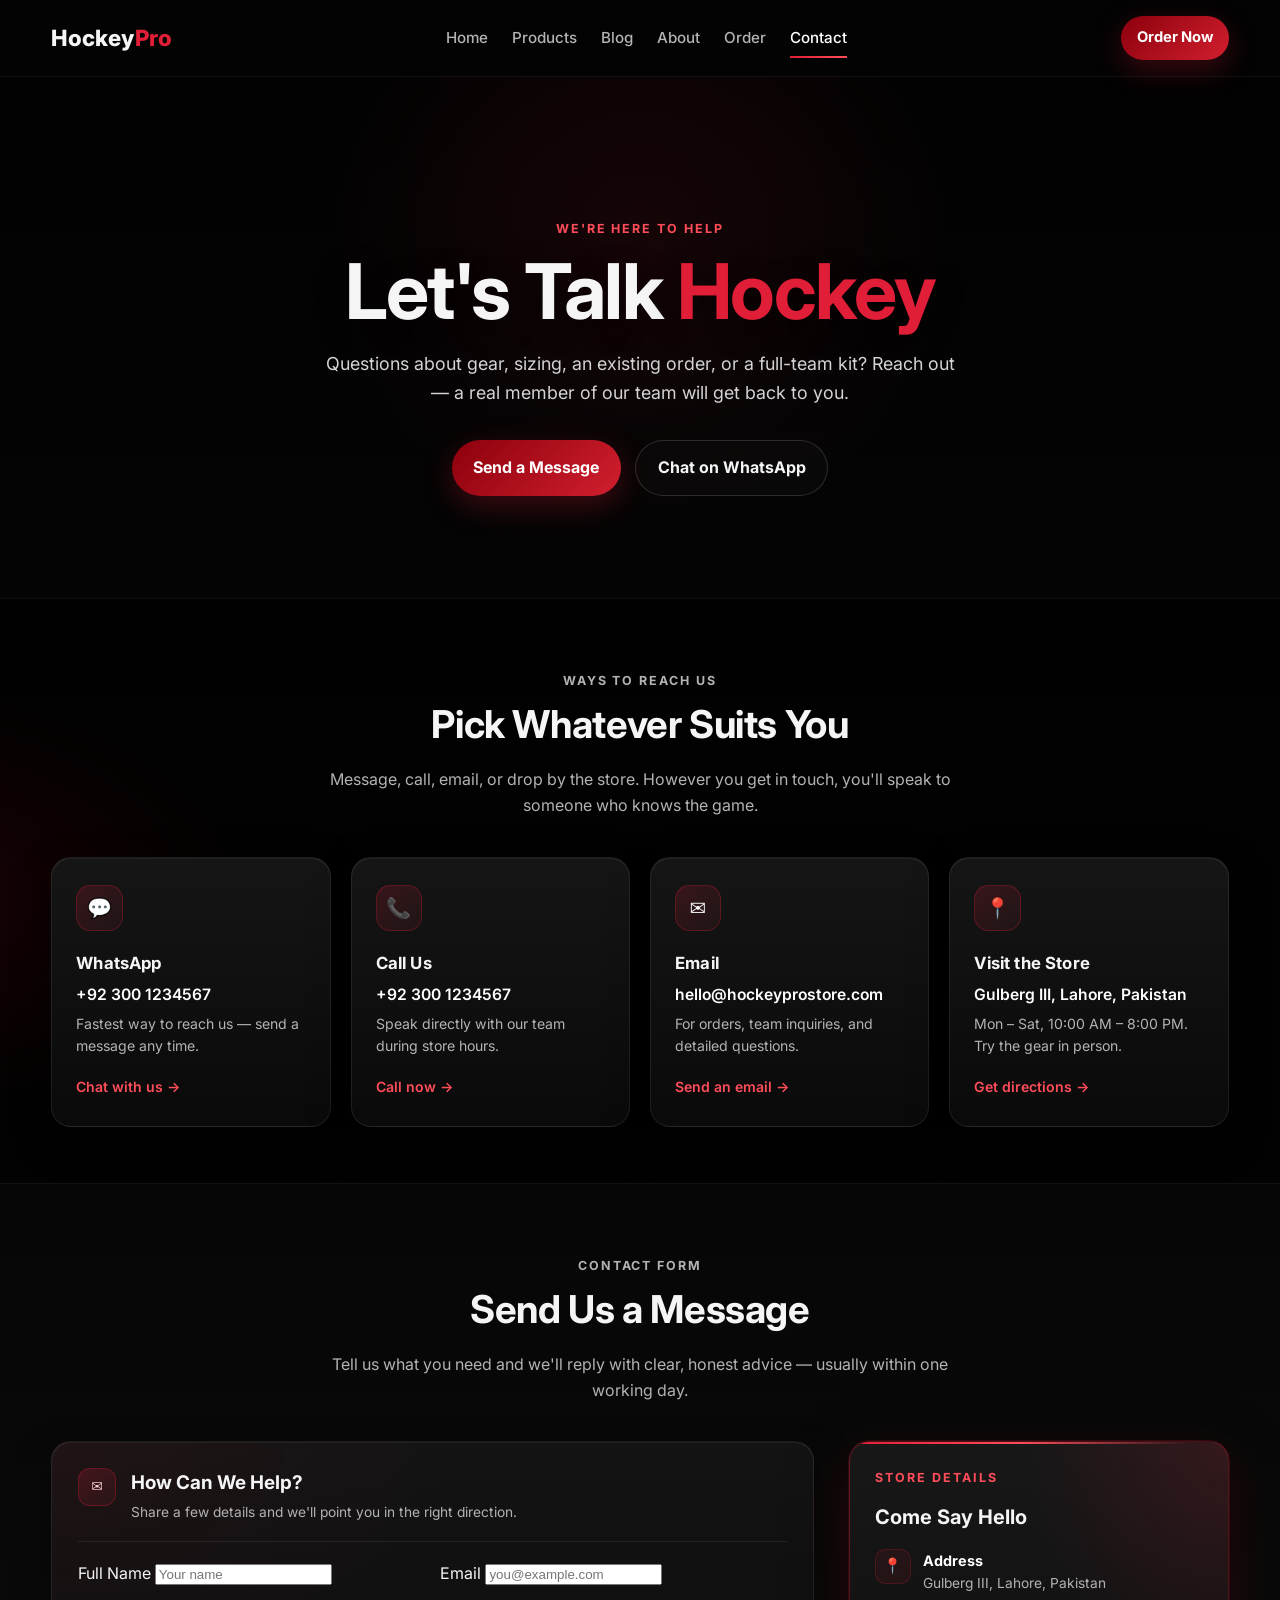
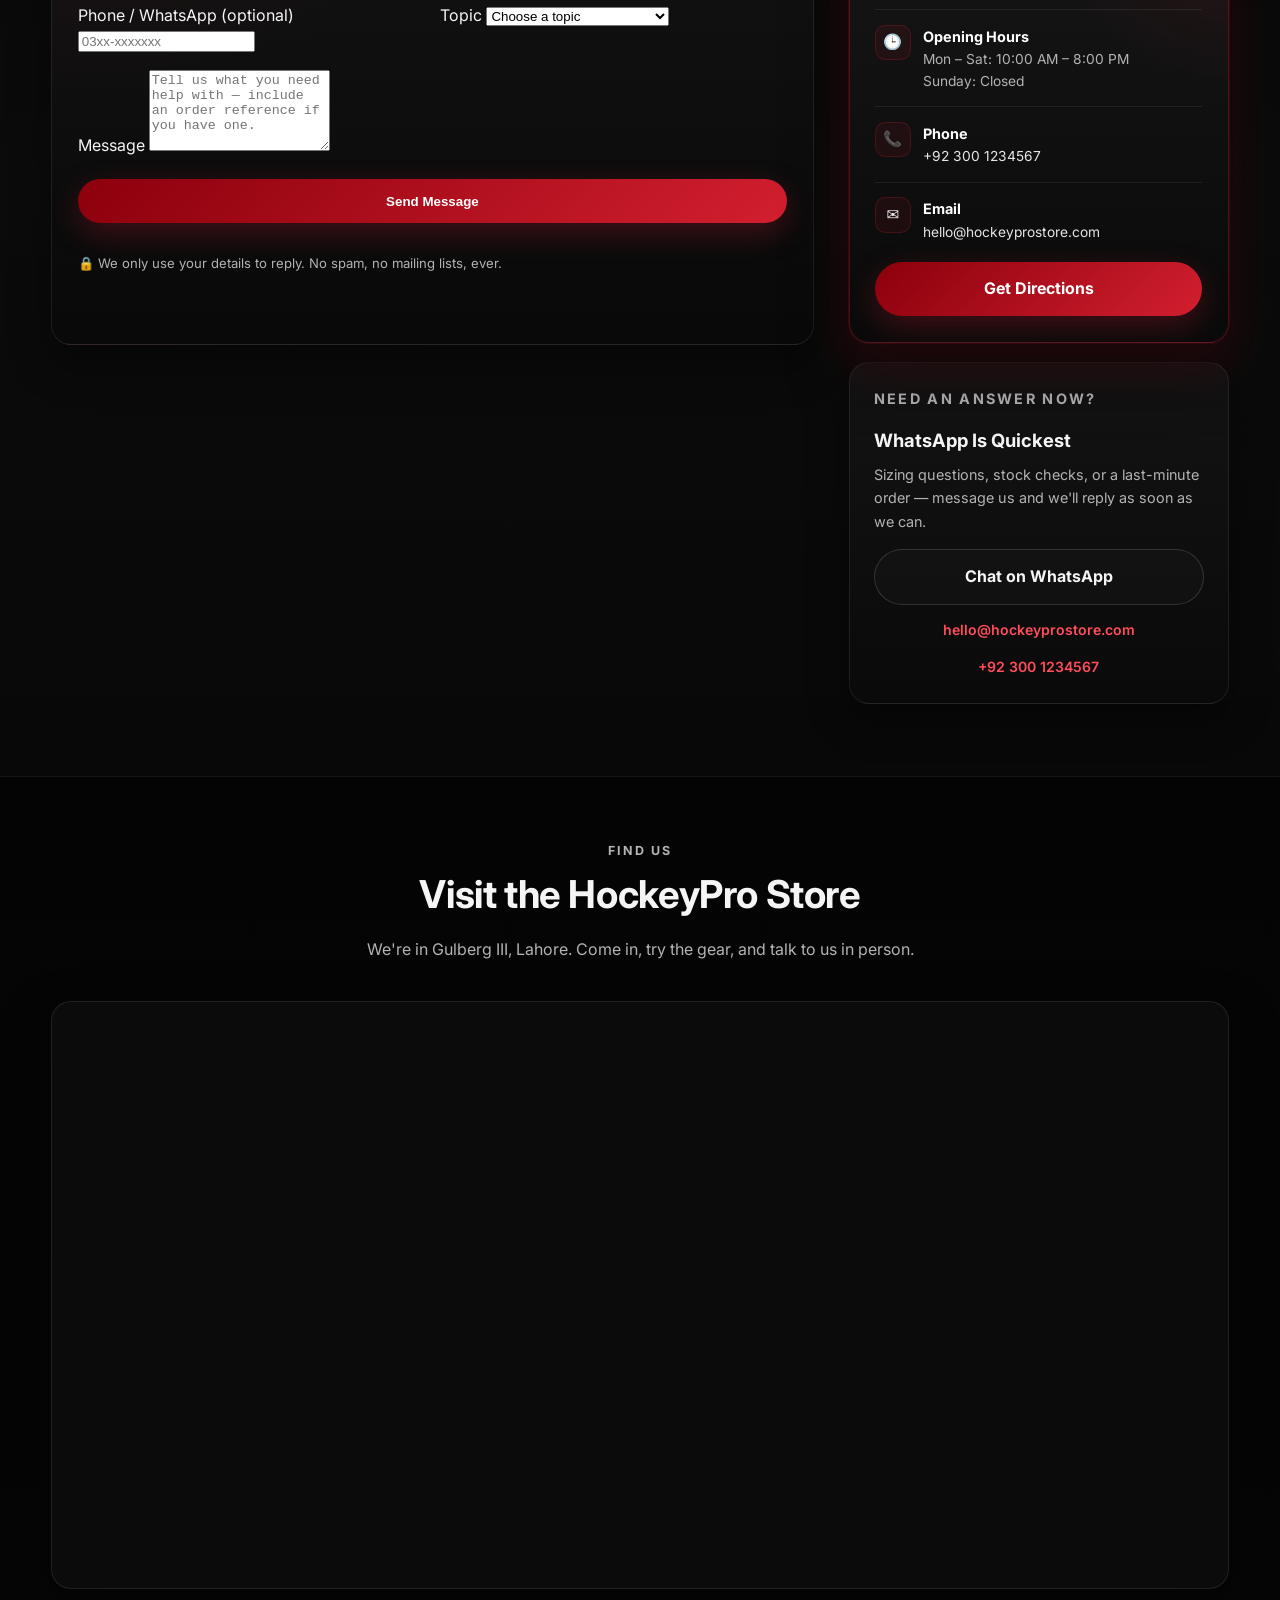
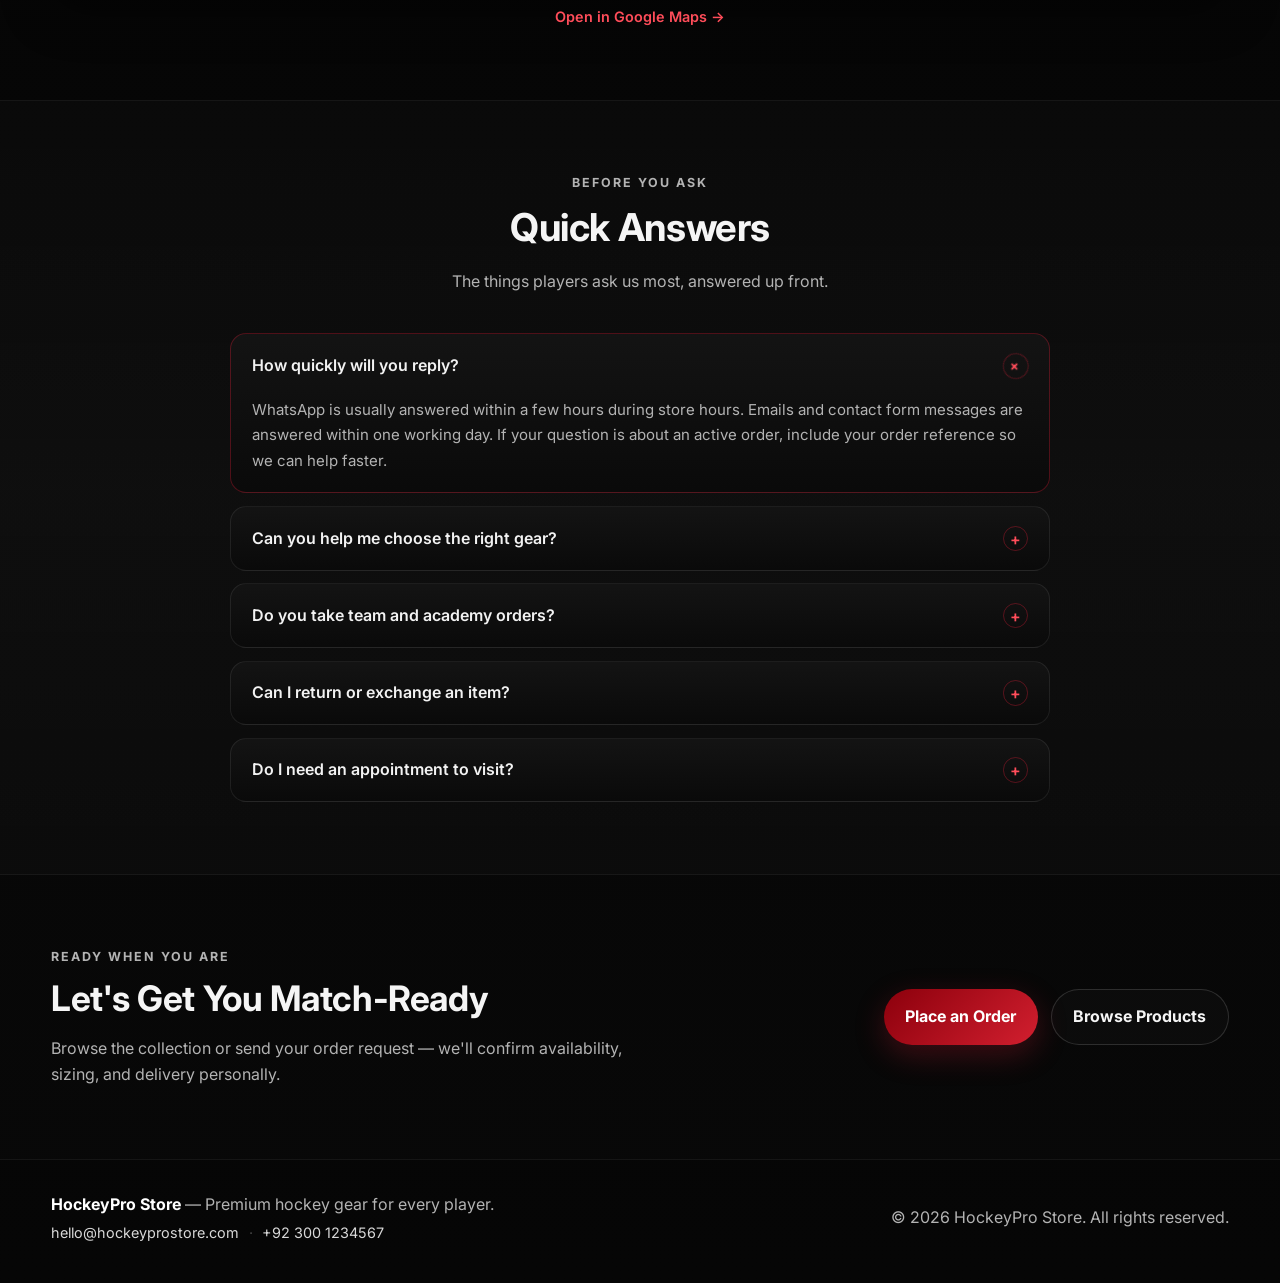
<file: contact.html>
<!DOCTYPE html>
<html lang="en">
<head>
  <meta charset="UTF-8" />
  <meta name="viewport" content="width=device-width, initial-scale=1.0" />
  <meta name="theme-color" content="#000000" />
  <title>Contact Us | HockeyPro Store</title>
  <meta name="description" content="Contact HockeyPro Store for product advice, order support, team and academy orders, or store visits. Reach us on WhatsApp, phone, email, or visit us in Gulberg III, Lahore." />
  <link rel="canonical" href="https://app-seven-orpin-24.vercel.app/contact" />
  <meta property="og:type" content="website" />
  <meta property="og:title" content="Contact Us | HockeyPro Store" />
  <meta property="og:description" content="Questions about gear, sizing, an order, or a full-team kit? Talk to our team on WhatsApp, phone, or email — or visit us in Lahore." />
  <meta property="og:url" content="https://app-seven-orpin-24.vercel.app/contact" />
  <link rel="preconnect" href="https://fonts.googleapis.com">
  <link rel="preconnect" href="https://fonts.gstatic.com" crossorigin>
  <link href="https://fonts.googleapis.com/css2?family=Inter:wght@400;500;600;700;800&display=swap" rel="stylesheet">
  <link rel="stylesheet" href="styles.css" />
</head>
<body class="contact-page">
  <header class="site-header">
    <div class="container nav">
      <a class="brand" href="index.html">Hockey<span>Pro</span></a>
      <nav class="nav-links" id="site-menu">
        <a href="index.html">Home</a>
        <a href="products.html">Products</a>
        <a href="blog.html">Blog</a>
        <a href="about.html">About</a>
        <a href="order.html">Order</a>
        <a href="contact.html" class="active">Contact</a>
      </nav>
      <a class="btn btn-sm" href="order.html">Order Now</a>
      <button class="nav-toggle" type="button" aria-label="Open menu" aria-expanded="false" aria-controls="site-menu">
        <span></span><span></span><span></span>
      </button>
    </div>
  </header>

  <main>
    <section class="page-hero contact-hero">
      <div class="hero-overlay"></div>
      <div class="container hero-simple">
        <p class="eyebrow">We're Here to Help</p>
        <h1>Let's Talk <span class="accent">Hockey</span></h1>
        <p class="lead">Questions about gear, sizing, an existing order, or a full-team kit? Reach out — a real member of our team will get back to you.</p>
        <div class="hero-actions">
          <a class="btn" href="#message">Send a Message</a>
          <a class="btn btn-outline" href="https://wa.me/923001234567" target="_blank" rel="noopener">Chat on WhatsApp</a>
        </div>
      </div>
    </section>

    <section class="section contact-channels">
      <div class="container">
        <div class="section-head">
          <p class="eyebrow">Ways to Reach Us</p>
          <h2>Pick Whatever Suits You</h2>
          <p>Message, call, email, or drop by the store. However you get in touch, you'll speak to someone who knows the game.</p>
        </div>
        <div class="contact-grid">
          <a class="contact-card" href="https://wa.me/923001234567" target="_blank" rel="noopener">
            <span class="contact-icon">💬</span>
            <h3>WhatsApp</h3>
            <p class="contact-detail">+92 300 1234567</p>
            <p class="contact-sub">Fastest way to reach us — send a message any time.</p>
            <span class="contact-action">Chat with us →</span>
          </a>
          <a class="contact-card" href="tel:+923001234567">
            <span class="contact-icon">📞</span>
            <h3>Call Us</h3>
            <p class="contact-detail">+92 300 1234567</p>
            <p class="contact-sub">Speak directly with our team during store hours.</p>
            <span class="contact-action">Call now →</span>
          </a>
          <a class="contact-card" href="mailto:hello@hockeyprostore.com">
            <span class="contact-icon">✉️</span>
            <h3>Email</h3>
            <p class="contact-detail">hello@hockeyprostore.com</p>
            <p class="contact-sub">For orders, team inquiries, and detailed questions.</p>
            <span class="contact-action">Send an email →</span>
          </a>
          <a class="contact-card" href="https://www.google.com/maps/search/?api=1&amp;query=Gulberg+III+Lahore+Pakistan" target="_blank" rel="noopener">
            <span class="contact-icon">📍</span>
            <h3>Visit the Store</h3>
            <p class="contact-detail">Gulberg III, Lahore, Pakistan</p>
            <p class="contact-sub">Mon – Sat, 10:00 AM – 8:00 PM. Try the gear in person.</p>
            <span class="contact-action">Get directions →</span>
          </a>
        </div>
      </div>
    </section>

    <section id="message" class="section section-alt">
      <div class="container">
        <div class="section-head">
          <p class="eyebrow">Contact Form</p>
          <h2>Send Us a Message</h2>
          <p>Tell us what you need and we'll reply with clear, honest advice — usually within one working day.</p>
        </div>

        <div class="contact-layout">
          <div id="contact-panel">
            <div class="form-card contact-form-card">
              <div class="form-card-head">
                <span class="form-step">✉</span>
                <div>
                  <h3>How Can We Help?</h3>
                  <p>Share a few details and we'll point you in the right direction.</p>
                </div>
              </div>

              <form id="contact-form" class="contact-form">
                <div class="field-grid">
                  <label>
                    Full Name
                    <input type="text" name="name" placeholder="Your name" autocomplete="name" required />
                  </label>
                  <label>
                    Email
                    <input type="email" name="email" placeholder="you@example.com" autocomplete="email" required />
                  </label>
                  <label>
                    Phone / WhatsApp (optional)
                    <input type="tel" name="phone" placeholder="03xx-xxxxxxx" autocomplete="tel" inputmode="tel" />
                  </label>
                  <label>
                    Topic
                    <select name="topic" required>
                      <option value="">Choose a topic</option>
                      <option>Order support</option>
                      <option>Product advice &amp; sizing</option>
                      <option>Team / academy bulk order</option>
                      <option>Delivery question</option>
                      <option>Return or exchange</option>
                      <option>Something else</option>
                    </select>
                  </label>
                  <label class="span-2">
                    Message
                    <textarea name="message" rows="5" placeholder="Tell us what you need help with — include an order reference if you have one." required></textarea>
                  </label>
                </div>

                <button type="submit" class="btn btn-block" id="contact-submit">Send Message</button>
                <p class="form-note">🔒 We only use your details to reply. No spam, no mailing lists, ever.</p>
                <p id="contact-status" class="form-status" aria-live="polite"></p>
              </form>
            </div>
          </div>

          <aside class="contact-side">
            <div class="summary-card contact-info-card">
              <p class="eyebrow">Store Details</p>
              <h3>Come Say Hello</h3>
              <ul class="info-list">
                <li class="info-item">
                  <span class="info-icon">📍</span>
                  <div>
                    <strong>Address</strong>
                    <p>Gulberg III, Lahore, Pakistan</p>
                  </div>
                </li>
                <li class="info-item">
                  <span class="info-icon">🕒</span>
                  <div>
                    <strong>Opening Hours</strong>
                    <p>Mon – Sat: 10:00 AM – 8:00 PM<br />Sunday: Closed</p>
                  </div>
                </li>
                <li class="info-item">
                  <span class="info-icon">📞</span>
                  <div>
                    <strong>Phone</strong>
                    <p><a href="tel:+923001234567">+92 300 1234567</a></p>
                  </div>
                </li>
                <li class="info-item">
                  <span class="info-icon">✉️</span>
                  <div>
                    <strong>Email</strong>
                    <p><a href="mailto:hello@hockeyprostore.com">hello@hockeyprostore.com</a></p>
                  </div>
                </li>
              </ul>
              <a class="btn btn-block" href="https://www.google.com/maps/search/?api=1&amp;query=Gulberg+III+Lahore+Pakistan" target="_blank" rel="noopener">Get Directions</a>
            </div>

            <div class="summary-help">
              <p class="eyebrow">Need an Answer Now?</p>
              <h3>WhatsApp Is Quickest</h3>
              <p>Sizing questions, stock checks, or a last-minute order — message us and we'll reply as soon as we can.</p>
              <a class="btn btn-outline btn-block" href="https://wa.me/923001234567" target="_blank" rel="noopener">Chat on WhatsApp</a>
              <a class="summary-contact" href="mailto:hello@hockeyprostore.com">hello@hockeyprostore.com</a>
              <a class="summary-contact" href="tel:+923001234567">+92 300 1234567</a>
            </div>
          </aside>
        </div>
      </div>
    </section>

    <section class="section contact-map-section">
      <div class="container">
        <div class="section-head">
          <p class="eyebrow">Find Us</p>
          <h2>Visit the HockeyPro Store</h2>
          <p>We're in Gulberg III, Lahore. Come in, try the gear, and talk to us in person.</p>
        </div>
        <div class="map-frame">
          <iframe
            src="https://maps.google.com/maps?q=Gulberg%20III%2C%20Lahore%2C%20Pakistan&amp;z=14&amp;output=embed"
            title="Map showing HockeyPro Store in Gulberg III, Lahore"
            loading="lazy"
            referrerpolicy="no-referrer-when-downgrade"></iframe>
        </div>
        <p class="map-link">
          <a href="https://www.google.com/maps/search/?api=1&amp;query=Gulberg+III+Lahore+Pakistan" target="_blank" rel="noopener">Open in Google Maps →</a>
        </p>
      </div>
    </section>

    <section class="section section-alt">
      <div class="container">
        <div class="section-head">
          <p class="eyebrow">Before You Ask</p>
          <h2>Quick Answers</h2>
          <p>The things players ask us most, answered up front.</p>
        </div>
        <div class="faq-list">
          <details class="faq-item" open>
            <summary>How quickly will you reply?<span class="faq-icon">+</span></summary>
            <p>WhatsApp is usually answered within a few hours during store hours. Emails and contact form messages are answered within one working day. If your question is about an active order, include your order reference so we can help faster.</p>
          </details>
          <details class="faq-item">
            <summary>Can you help me choose the right gear?<span class="faq-icon">+</span></summary>
            <p>Yes. Tell us your position, playing level, height, and what you're currently using. We'll recommend options that fit your game and budget — no pressure to buy the most expensive item.</p>
          </details>
          <details class="faq-item">
            <summary>Do you take team and academy orders?<span class="faq-icon">+</span></summary>
            <p>We supply clubs, schools, and academies across the country. Send us your item list, sizes, and quantities, and we'll prepare a bulk quote with a delivery plan for your team.</p>
          </details>
          <details class="faq-item">
            <summary>Can I return or exchange an item?<span class="faq-icon">+</span></summary>
            <p>Unused items in their original packaging can usually be returned or exchanged within 7 days of delivery. Contact us with your order reference and a photo of the item, and we'll guide you through the process.</p>
          </details>
          <details class="faq-item">
            <summary>Do I need an appointment to visit?<span class="faq-icon">+</span></summary>
            <p>No appointment is needed. Drop in during opening hours, Monday to Saturday, 10:00 AM to 8:00 PM. For team fittings or large orders, message us first so we can set aside time and stock for you.</p>
          </details>
        </div>
      </div>
    </section>

    <section class="section shop-help">
      <div class="container shop-help-inner">
        <div>
          <p class="eyebrow">Ready When You Are</p>
          <h2>Let's Get You Match-Ready</h2>
          <p>Browse the collection or send your order request — we'll confirm availability, sizing, and delivery personally.</p>
        </div>
        <div class="shop-help-actions">
          <a class="btn" href="order.html">Place an Order</a>
          <a class="btn btn-outline" href="products.html">Browse Products</a>
        </div>
      </div>
    </section>
  </main>

  <footer class="site-footer">
    <div class="container footer-inner">
      <div class="footer-brand">
        <p><strong>HockeyPro Store</strong> — Premium hockey gear for every player.</p>
        <p class="footer-contact">
          <a href="mailto:hello@hockeyprostore.com">hello@hockeyprostore.com</a>
          <span>·</span>
          <a href="tel:+923001234567">+92 300 1234567</a>
        </p>
      </div>
      <p>© 2026 HockeyPro Store. All rights reserved.</p>
    </div>
  </footer>

  <script src="config.js"></script>
  <script src="script.js"></script>
</body>
</html>
</file>
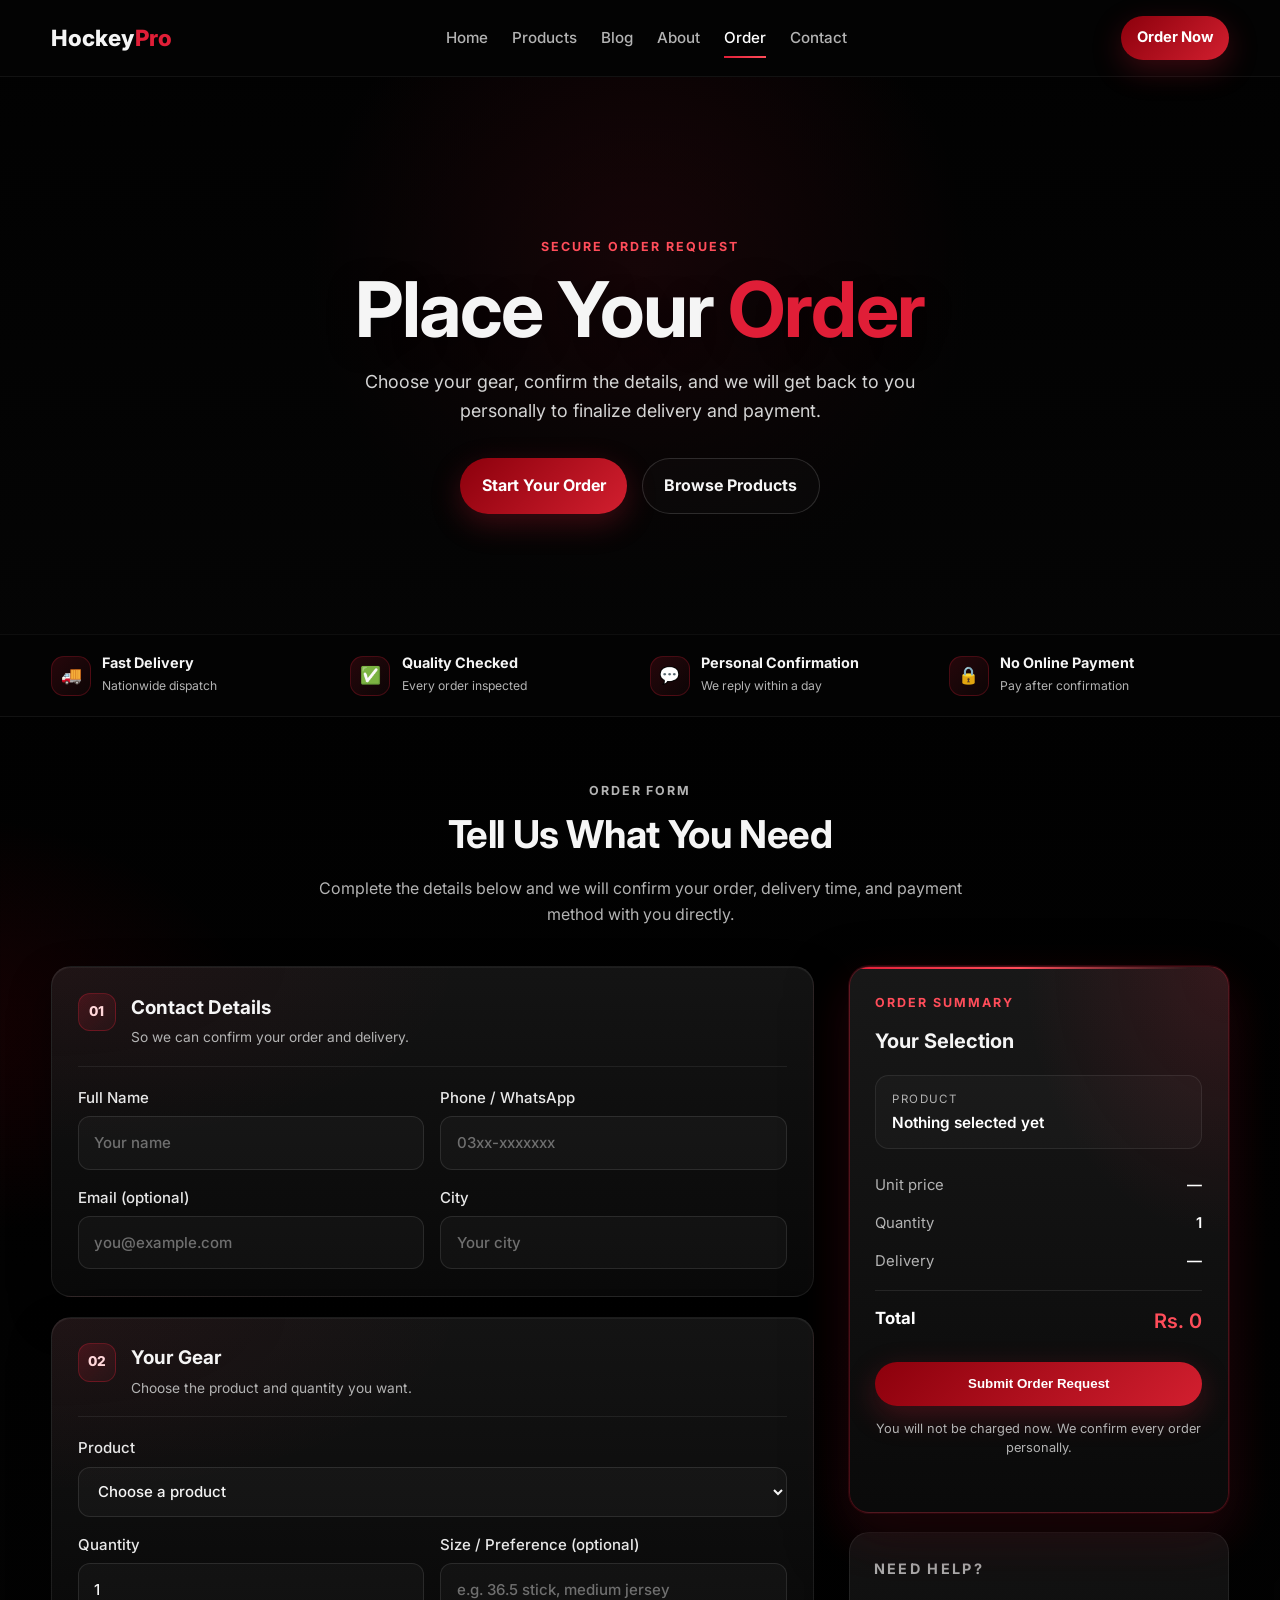
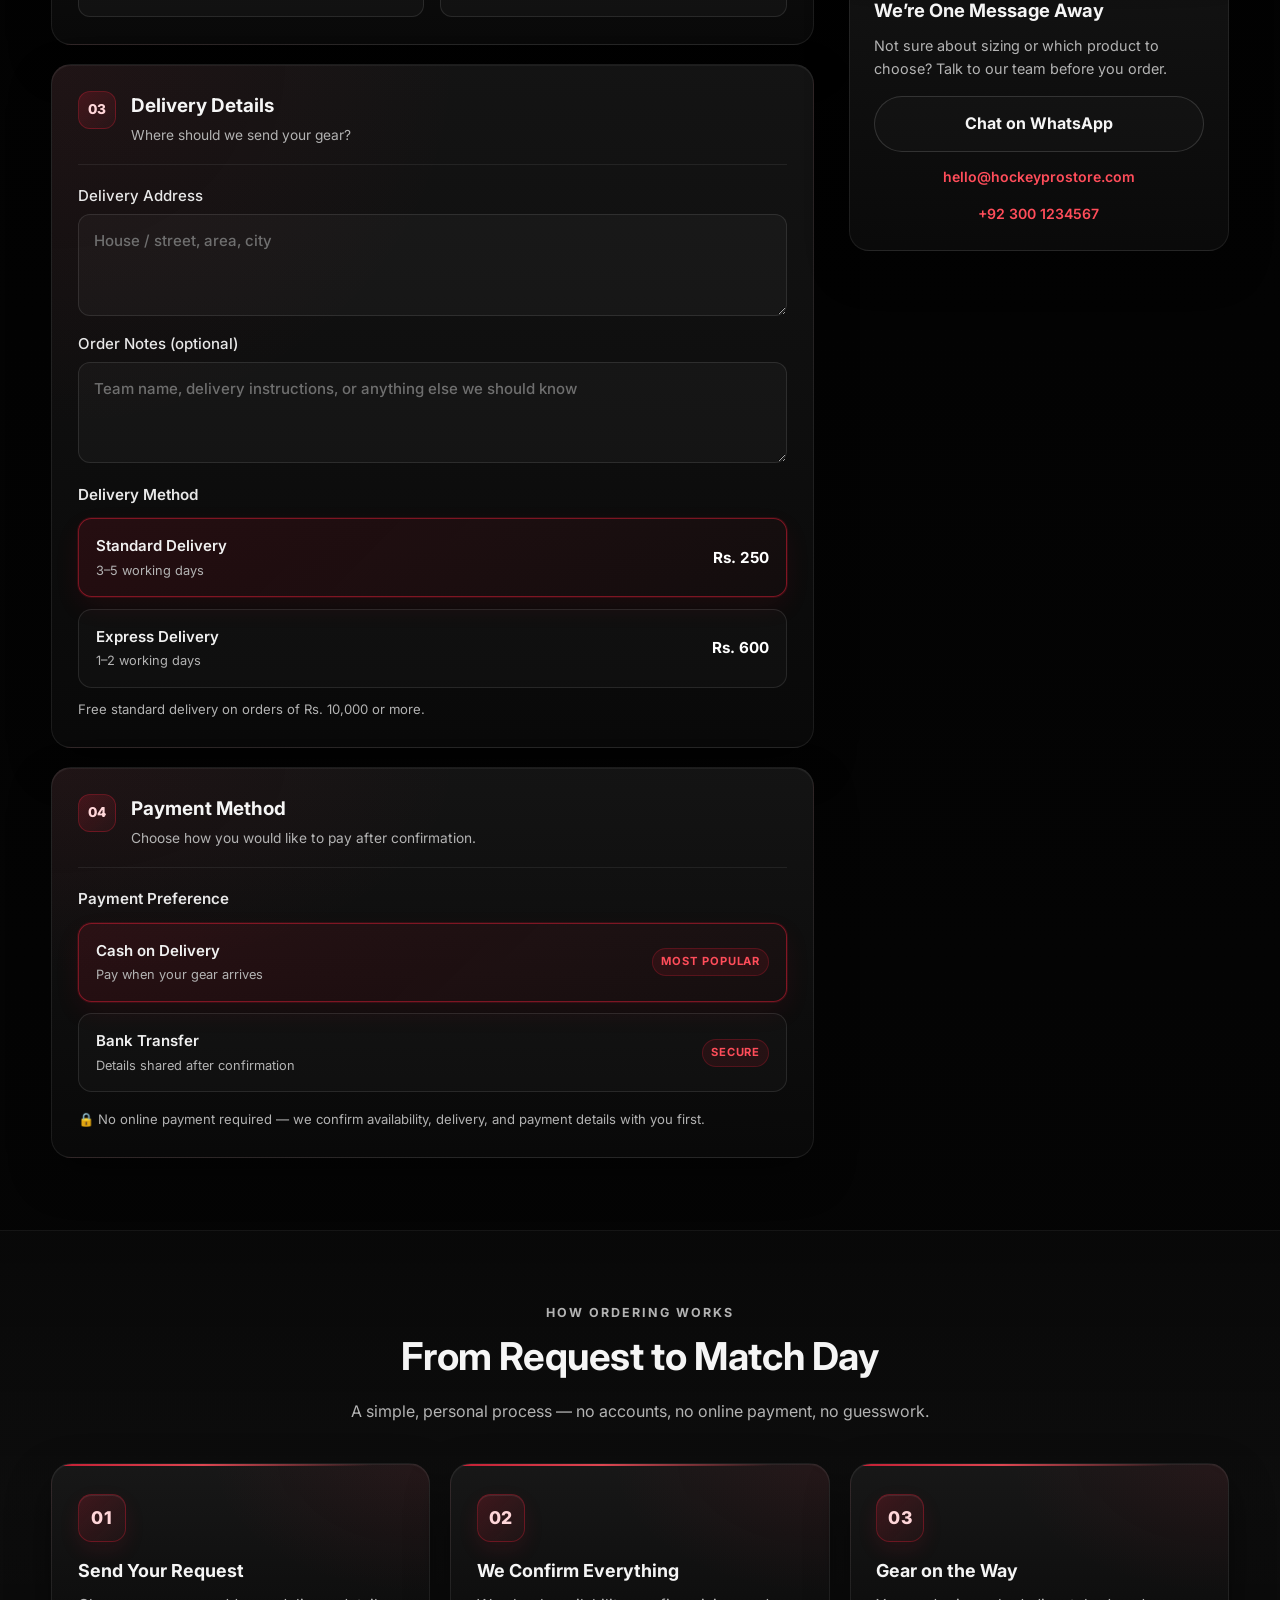
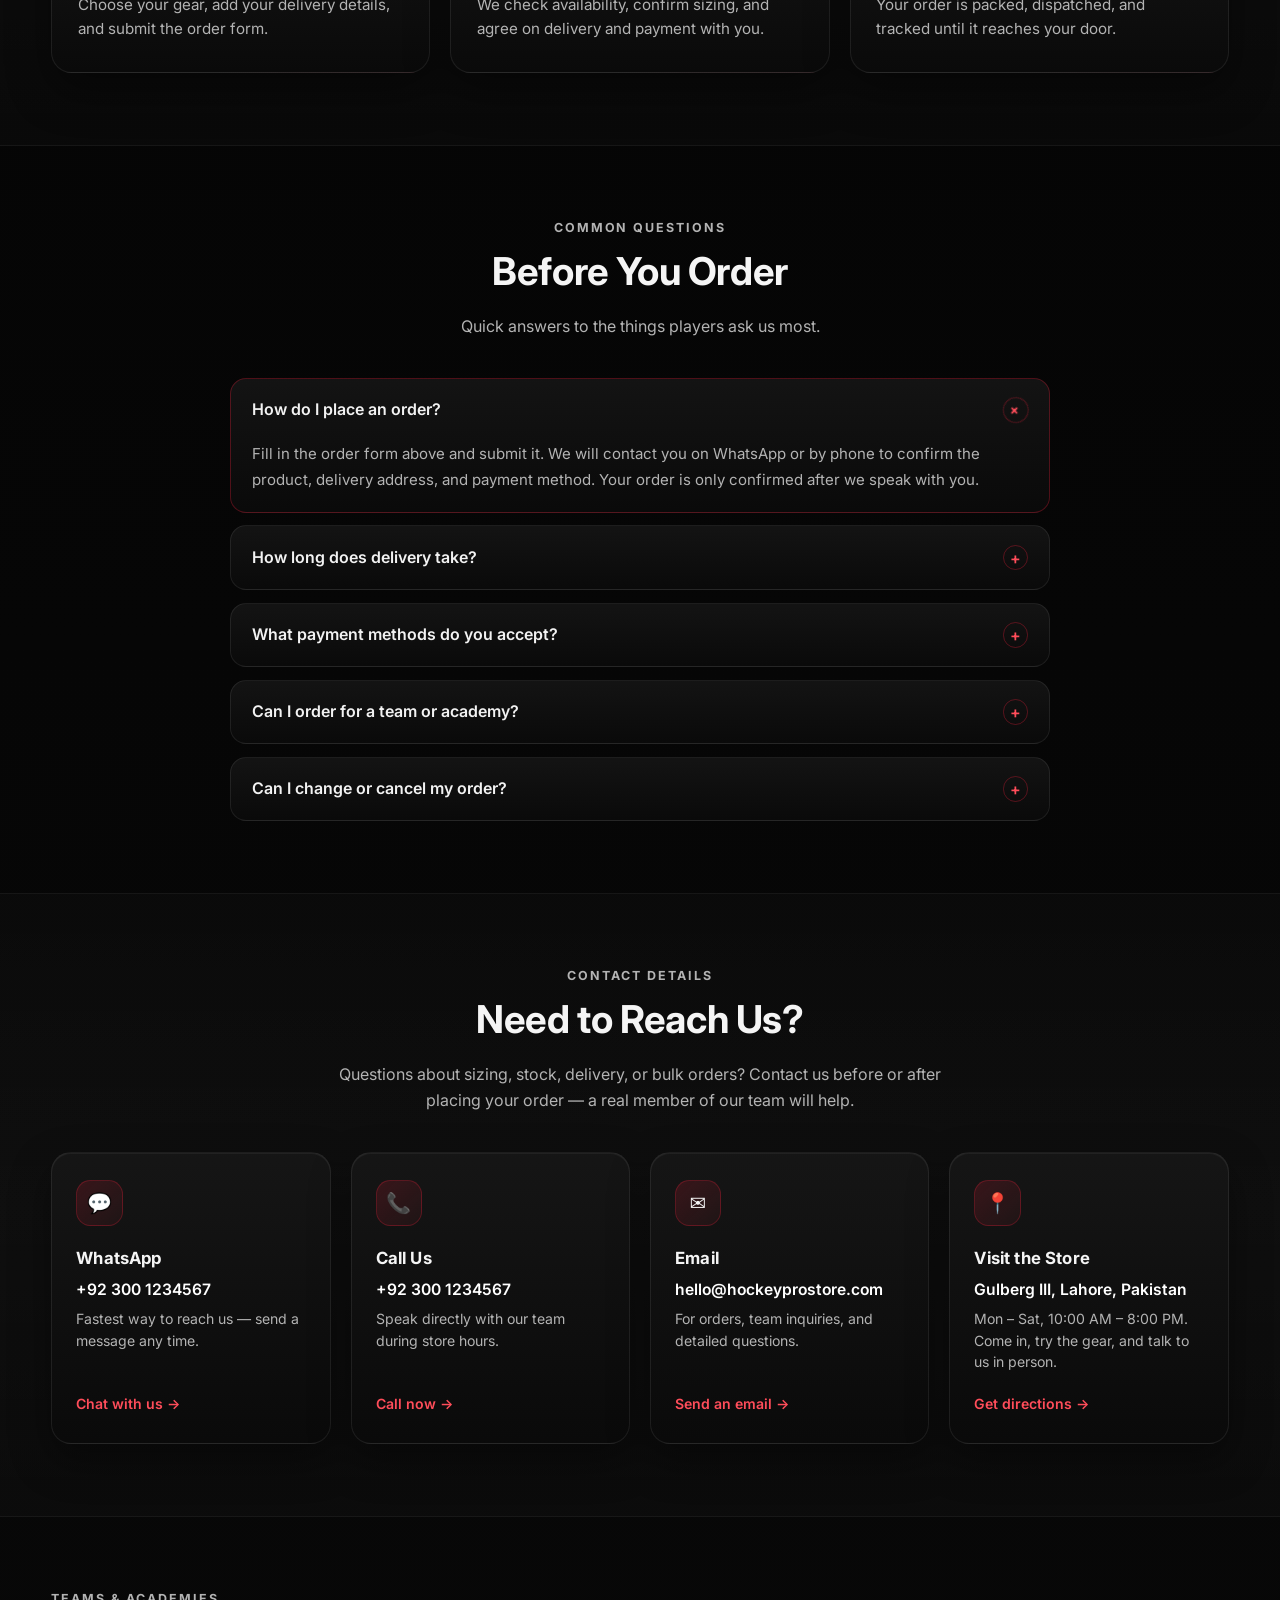
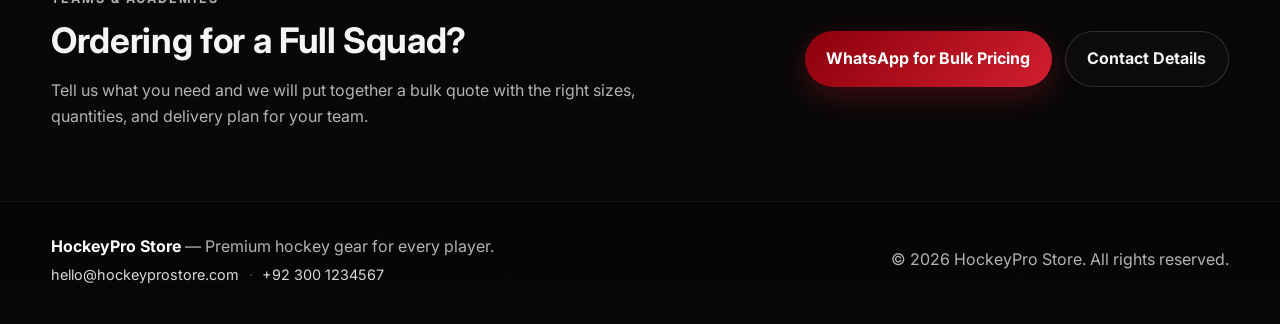
<file: order.html>
<!DOCTYPE html>
<html lang="en">
<head>
  <meta charset="UTF-8" />
  <meta name="viewport" content="width=device-width, initial-scale=1.0" />
  <meta name="theme-color" content="#000000" />
  <title>Place Your Order | HockeyPro Store</title>
  <meta name="description" content="Place a hockey gear order with HockeyPro Store. Choose your products, delivery method, and payment preference — we confirm every order personally." />
  <link rel="canonical" href="https://app-seven-orpin-24.vercel.app/order" />
  <meta property="og:type" content="website" />
  <meta property="og:title" content="Place Your Order | HockeyPro Store" />
  <meta property="og:description" content="Choose your hockey gear, delivery method, and payment preference. We confirm every order personally — no online payment required." />
  <meta property="og:url" content="https://app-seven-orpin-24.vercel.app/order" />
  <link rel="preconnect" href="https://fonts.googleapis.com">
  <link rel="preconnect" href="https://fonts.gstatic.com" crossorigin>
  <link href="https://fonts.googleapis.com/css2?family=Inter:wght@400;500;600;700;800&display=swap" rel="stylesheet">
  <link rel="stylesheet" href="styles.css" />
</head>
<body class="order-page">
  <header class="site-header">
    <div class="container nav">
      <a class="brand" href="index.html">Hockey<span>Pro</span></a>
      <nav class="nav-links" id="site-menu">
        <a href="index.html">Home</a>
        <a href="products.html">Products</a>
        <a href="blog.html">Blog</a>
        <a href="about.html">About</a>
        <a href="order.html" class="active">Order</a>
        <a href="contact.html">Contact</a>
      </nav>
      <a class="btn btn-sm" href="#order">Order Now</a>
      <button class="nav-toggle" type="button" aria-label="Open menu" aria-expanded="false" aria-controls="site-menu">
        <span></span><span></span><span></span>
      </button>
    </div>
  </header>

  <main>
    <section class="page-hero order-hero">
      <div class="hero-overlay"></div>
      <div class="container hero-simple">
        <p class="eyebrow">Secure Order Request</p>
        <h1>Place Your <span class="accent">Order</span></h1>
        <p class="lead">Choose your gear, confirm the details, and we will get back to you personally to finalize delivery and payment.</p>
        <div class="hero-actions">
          <a class="btn" href="#order">Start Your Order</a>
          <a class="btn btn-outline" href="products.html">Browse Products</a>
        </div>
      </div>
    </section>

    <section class="shop-trust">
      <div class="container trust-grid">
        <div class="trust-item">
          <span class="trust-icon">🚚</span>
          <div>
            <strong>Fast Delivery</strong>
            <small>Nationwide dispatch</small>
          </div>
        </div>
        <div class="trust-item">
          <span class="trust-icon">✅</span>
          <div>
            <strong>Quality Checked</strong>
            <small>Every order inspected</small>
          </div>
        </div>
        <div class="trust-item">
          <span class="trust-icon">💬</span>
          <div>
            <strong>Personal Confirmation</strong>
            <small>We reply within a day</small>
          </div>
        </div>
        <div class="trust-item">
          <span class="trust-icon">🔒</span>
          <div>
            <strong>No Online Payment</strong>
            <small>Pay after confirmation</small>
          </div>
        </div>
      </div>
    </section>

    <section id="order" class="section order-page-section">
      <div class="container">
        <div class="section-head">
          <p class="eyebrow">Order Form</p>
          <h2>Tell Us What You Need</h2>
          <p>Complete the details below and we will confirm your order, delivery time, and payment method with you directly.</p>
        </div>

        <form id="order-form" class="order-page-form">
          <div class="order-page-grid">
            <div class="order-fields">
              <div class="form-card">
                <div class="form-card-head">
                  <span class="form-step">01</span>
                  <div>
                    <h3>Contact Details</h3>
                    <p>So we can confirm your order and delivery.</p>
                  </div>
                </div>
                <div class="field-grid">
                  <label>
                    Full Name
                    <input type="text" name="name" placeholder="Your name" autocomplete="name" required />
                  </label>
                  <label>
                    Phone / WhatsApp
                    <input type="tel" name="phone" placeholder="03xx-xxxxxxx" autocomplete="tel" inputmode="tel" required />
                  </label>
                  <label>
                    Email (optional)
                    <input type="email" name="email" placeholder="you@example.com" autocomplete="email" />
                  </label>
                  <label>
                    City
                    <input type="text" name="city" placeholder="Your city" autocomplete="address-level2" required />
                  </label>
                </div>
              </div>

              <div class="form-card">
                <div class="form-card-head">
                  <span class="form-step">02</span>
                  <div>
                    <h3>Your Gear</h3>
                    <p>Choose the product and quantity you want.</p>
                  </div>
                </div>
                <div class="field-grid">
                  <label class="span-2">
                    Product
                    <select name="product" id="product-select" required>
                      <option value="">Choose a product</option>
                      <option>Pro Carbon Hockey Stick</option>
                      <option>Elite Carbon Hockey Stick</option>
                      <option>Junior Hockey Stick</option>
                      <option>Match Hockey Balls (Pack of 6)</option>
                      <option>Match Hockey Balls (Pack of 12)</option>
                      <option>Player Protective Gear</option>
                      <option>Goalkeeper Kit Set</option>
                      <option>Goalkeeper Helmet &amp; Gloves</option>
                      <option>Hockey Turf Shoes</option>
                      <option>Indoor Court Hockey Shoes</option>
                      <option>Training Hockey Jersey</option>
                      <option>Team Training Bibs (Set of 10)</option>
                      <option>Hockey Kit Bag</option>
                      <option>Pro Wheeled Kit Bag</option>
                      <option>Pro Training Cones Set</option>
                      <option>Agility Ladder &amp; Marker Set</option>
                      <option>Premium Stick Grip &amp; Tape Kit</option>
                    </select>
                  </label>
                  <label>
                    Quantity
                    <input type="number" name="quantity" id="quantity" min="1" value="1" required />
                  </label>
                  <label>
                    Size / Preference (optional)
                    <input type="text" name="size" placeholder="e.g. 36.5 stick, medium jersey" />
                  </label>
                </div>
              </div>

              <div class="form-card">
                <div class="form-card-head">
                  <span class="form-step">03</span>
                  <div>
                    <h3>Delivery Details</h3>
                    <p>Where should we send your gear?</p>
                  </div>
                </div>
                <div class="field-grid">
                  <label class="span-2">
                    Delivery Address
                    <textarea name="address" rows="3" placeholder="House / street, area, city" autocomplete="street-address" required></textarea>
                  </label>
                  <label class="span-2">
                    Order Notes (optional)
                    <textarea name="notes" rows="3" placeholder="Team name, delivery instructions, or anything else we should know"></textarea>
                  </label>
                </div>

                <fieldset class="choice-fieldset">
                  <legend>Delivery Method</legend>
                  <div class="choice-group">
                    <label class="choice">
                      <input type="radio" name="delivery" value="standard" checked />
                      <span class="choice-card">
                        <span class="choice-title">Standard Delivery <small>3–5 working days</small></span>
                        <span class="choice-price">Rs. 250</span>
                      </span>
                    </label>
                    <label class="choice">
                      <input type="radio" name="delivery" value="express" />
                      <span class="choice-card">
                        <span class="choice-title">Express Delivery <small>1–2 working days</small></span>
                        <span class="choice-price">Rs. 600</span>
                      </span>
                    </label>
                  </div>
                  <p class="choice-note">Free standard delivery on orders of Rs. 10,000 or more.</p>
                </fieldset>
              </div>

              <div class="form-card">
                <div class="form-card-head">
                  <span class="form-step">04</span>
                  <div>
                    <h3>Payment Method</h3>
                    <p>Choose how you would like to pay after confirmation.</p>
                  </div>
                </div>
                <fieldset class="choice-fieldset">
                  <legend>Payment Preference</legend>
                  <div class="choice-group">
                    <label class="choice">
                      <input type="radio" name="payment" value="cod" checked />
                      <span class="choice-card">
                        <span class="choice-title">Cash on Delivery <small>Pay when your gear arrives</small></span>
                        <span class="choice-badge">Most popular</span>
                      </span>
                    </label>
                    <label class="choice">
                      <input type="radio" name="payment" value="bank" />
                      <span class="choice-card">
                        <span class="choice-title">Bank Transfer <small>Details shared after confirmation</small></span>
                        <span class="choice-badge">Secure</span>
                      </span>
                    </label>
                  </div>
                </fieldset>
                <p class="form-note">🔒 No online payment required — we confirm availability, delivery, and payment details with you first.</p>
              </div>
            </div>

            <aside class="order-side">
              <div class="summary-card" id="order-summary">
                <p class="eyebrow">Order Summary</p>
                <h3>Your Selection</h3>
                <div class="summary-product">
                  <p class="summary-label">Product</p>
                  <p class="summary-name" id="summary-product">Nothing selected yet</p>
                </div>
                <div class="summary-row">
                  <span>Unit price</span>
                  <span id="summary-unit">—</span>
                </div>
                <div class="summary-row">
                  <span>Quantity</span>
                  <span id="summary-qty">1</span>
                </div>
                <div class="summary-row">
                  <span>Delivery</span>
                  <span id="summary-delivery">—</span>
                </div>
                <div class="summary-row summary-total">
                  <span>Total</span>
                  <span id="summary-total">Rs. 0</span>
                </div>
                <button type="submit" class="btn btn-block" id="order-submit">Submit Order Request</button>
                <p class="summary-note">You will not be charged now. We confirm every order personally.</p>
                <p id="form-status" class="form-status" aria-live="polite"></p>
              </div>

              <div class="summary-help">
                <p class="eyebrow">Need Help?</p>
                <h3>We’re One Message Away</h3>
                <p>Not sure about sizing or which product to choose? Talk to our team before you order.</p>
                <a class="btn btn-outline btn-block" href="https://wa.me/923001234567" target="_blank" rel="noopener">Chat on WhatsApp</a>
                <a class="summary-contact" href="mailto:hello@hockeyprostore.com">hello@hockeyprostore.com</a>
                <a class="summary-contact" href="tel:+923001234567">+92 300 1234567</a>
              </div>
            </aside>
          </div>
        </form>
      </div>
    </section>

    <section class="section section-alt">
      <div class="container">
        <div class="section-head">
          <p class="eyebrow">How Ordering Works</p>
          <h2>From Request to Match Day</h2>
          <p>A simple, personal process — no accounts, no online payment, no guesswork.</p>
        </div>
        <div class="steps-grid">
          <div class="step-card">
            <span class="step-num">01</span>
            <h3>Send Your Request</h3>
            <p>Choose your gear, add your delivery details, and submit the order form.</p>
          </div>
          <div class="step-card">
            <span class="step-num">02</span>
            <h3>We Confirm Everything</h3>
            <p>We check availability, confirm sizing, and agree on delivery and payment with you.</p>
          </div>
          <div class="step-card">
            <span class="step-num">03</span>
            <h3>Gear on the Way</h3>
            <p>Your order is packed, dispatched, and tracked until it reaches your door.</p>
          </div>
        </div>
      </div>
    </section>

    <section class="section">
      <div class="container">
        <div class="section-head">
          <p class="eyebrow">Common Questions</p>
          <h2>Before You Order</h2>
          <p>Quick answers to the things players ask us most.</p>
        </div>
        <div class="faq-list">
          <details class="faq-item" open>
            <summary>How do I place an order?<span class="faq-icon">+</span></summary>
            <p>Fill in the order form above and submit it. We will contact you on WhatsApp or by phone to confirm the product, delivery address, and payment method. Your order is only confirmed after we speak with you.</p>
          </details>
          <details class="faq-item">
            <summary>How long does delivery take?<span class="faq-icon">+</span></summary>
            <p>Standard delivery takes 3–5 working days and costs Rs. 250. Express delivery takes 1–2 working days and costs Rs. 600. Standard delivery is free on orders of Rs. 10,000 or more.</p>
          </details>
          <details class="faq-item">
            <summary>What payment methods do you accept?<span class="faq-icon">+</span></summary>
            <p>We offer cash on delivery and bank transfer. No online payment is taken on this page — we share the relevant details after confirming your order.</p>
          </details>
          <details class="faq-item">
            <summary>Can I order for a team or academy?<span class="faq-icon">+</span></summary>
            <p>Yes. We regularly supply clubs, schools, and academies. Message us on WhatsApp with the items and quantities you need, and we will prepare a bulk quote for you.</p>
          </details>
          <details class="faq-item">
            <summary>Can I change or cancel my order?<span class="faq-icon">+</span></summary>
            <p>Contact us as soon as possible after submitting your request. We can usually adjust or cancel an order before it is dispatched.</p>
          </details>
        </div>
      </div>
    </section>

    <section id="contact" class="section section-alt">
      <div class="container">
        <div class="section-head">
          <p class="eyebrow">Contact Details</p>
          <h2>Need to Reach Us?</h2>
          <p>Questions about sizing, stock, delivery, or bulk orders? Contact us before or after placing your order — a real member of our team will help.</p>
        </div>
        <div class="contact-grid">
          <a class="contact-card" href="https://wa.me/923001234567" target="_blank" rel="noopener">
            <span class="contact-icon">💬</span>
            <h3>WhatsApp</h3>
            <p class="contact-detail">+92 300 1234567</p>
            <p class="contact-sub">Fastest way to reach us — send a message any time.</p>
            <span class="contact-action">Chat with us →</span>
          </a>
          <a class="contact-card" href="tel:+923001234567">
            <span class="contact-icon">📞</span>
            <h3>Call Us</h3>
            <p class="contact-detail">+92 300 1234567</p>
            <p class="contact-sub">Speak directly with our team during store hours.</p>
            <span class="contact-action">Call now →</span>
          </a>
          <a class="contact-card" href="mailto:hello@hockeyprostore.com">
            <span class="contact-icon">✉️</span>
            <h3>Email</h3>
            <p class="contact-detail">hello@hockeyprostore.com</p>
            <p class="contact-sub">For orders, team inquiries, and detailed questions.</p>
            <span class="contact-action">Send an email →</span>
          </a>
          <div class="contact-card">
            <span class="contact-icon">📍</span>
            <h3>Visit the Store</h3>
            <p class="contact-detail">Gulberg III, Lahore, Pakistan</p>
            <p class="contact-sub">Mon – Sat, 10:00 AM – 8:00 PM. Come in, try the gear, and talk to us in person.</p>
            <a class="contact-action" href="https://www.google.com/maps/search/?api=1&amp;query=Gulberg+III+Lahore+Pakistan" target="_blank" rel="noopener">Get directions →</a>
          </div>
        </div>
      </div>
    </section>

    <section class="section shop-help">
      <div class="container shop-help-inner">
        <div>
          <p class="eyebrow">Teams &amp; Academies</p>
          <h2>Ordering for a Full Squad?</h2>
          <p>Tell us what you need and we will put together a bulk quote with the right sizes, quantities, and delivery plan for your team.</p>
        </div>
        <div class="shop-help-actions">
          <a class="btn" href="https://wa.me/923001234567" target="_blank" rel="noopener">WhatsApp for Bulk Pricing</a>
          <a class="btn btn-outline" href="#contact">Contact Details</a>
        </div>
      </div>
    </section>
  </main>

  <footer class="site-footer">
    <div class="container footer-inner">
      <div class="footer-brand">
        <p><strong>HockeyPro Store</strong> — Premium hockey gear for every player.</p>
        <p class="footer-contact">
          <a href="mailto:hello@hockeyprostore.com">hello@hockeyprostore.com</a>
          <span>·</span>
          <a href="tel:+923001234567">+92 300 1234567</a>
        </p>
      </div>
      <p>© 2026 HockeyPro Store. All rights reserved.</p>
    </div>
  </footer>

  <script src="config.js"></script>
  <script src="script.js"></script>
</body>
</html>
</file>
<file: styles.css>
:root {
  --bg: #050505;
  --bg-soft: #0b0b0b;
  --surface: #111111;
  --surface-2: #171717;
  --text: #f5f5f5;
  --muted: #b3b3b3;
  --accent: #e01e37;
  --accent-2: #ff4d5a;
  --accent-dark: #8c000c;
  --accent-grad-end: #d21f2f;
  --border: rgba(255, 255, 255, 0.08);
  --border-accent: rgba(255, 77, 90, 0.35);
  --shadow: 0 24px 60px rgba(0, 0, 0, 0.55);
  --glow: 0 0 0 1px rgba(224,30,55,0.18), 0 20px 50px rgba(224,30,55,0.2);
}

* { box-sizing: border-box; }
html { scroll-behavior: smooth; background: #000; }
body {
  margin: 0;
  font-family: "Inter", system-ui, -apple-system, Segoe UI, Roboto, sans-serif;
  color: var(--text);
  background:
    radial-gradient(900px 500px at 85% -10%, rgba(224,30,55,0.20), transparent 60%),
    radial-gradient(700px 400px at -10% 20%, rgba(140,0,12,0.18), transparent 55%),
    linear-gradient(180deg, #000000 0%, #080808 100%);
  line-height: 1.6;
  min-height: 100vh;
}

a { color: inherit; text-decoration: none; }
::selection { background: rgba(224,30,55,0.7); color: #fff; }
.container { width: min(1180px, 92%); margin: 0 auto; }

.site-header {
  position: sticky;
  top: 0;
  z-index: 30;
  backdrop-filter: blur(14px);
  background: rgba(5, 5, 5, 0.72);
  border-bottom: 1px solid rgba(255,255,255,0.06);
}
.nav {
  display: flex;
  align-items: center;
  justify-content: space-between;
  gap: 1rem;
  padding: 1rem 0;
}
.brand { font-size: 1.4rem; font-weight: 800; letter-spacing: 0.4px; }
.brand span { color: var(--accent); }
.nav-links { display: flex; gap: 1.5rem; color: var(--muted); font-weight: 500; font-size: 0.95rem; }
.nav-links a { position: relative; padding: 0.2rem 0; transition: color 0.2s ease; }
.nav-links a:hover { color: #fff; }
.nav-links a::after {
  content: "";
  position: absolute;
  left: 0; bottom: -4px;
  width: 100%; height: 2px;
  background: linear-gradient(90deg, var(--accent), var(--accent-2));
  transform: scaleX(0);
  transform-origin: left;
  transition: transform 0.2s ease;
}
.nav-links a.active { color: #fff; }
.nav-links a.active::after { transform: scaleX(1); }

.nav-toggle {
  display: none;
  flex-direction: column;
  align-items: center;
  justify-content: center;
  gap: 4px;
  width: 2.5rem;
  height: 2.5rem;
  padding: 0;
  border-radius: 0.7rem;
  border: 1px solid rgba(255,255,255,0.16);
  background: rgba(255,255,255,0.04);
  cursor: pointer;
  transition: border-color 0.2s ease, background 0.2s ease;
}
.nav-toggle:hover { border-color: rgba(224,30,55,0.45); background: rgba(224,30,55,0.08); }
.nav-toggle span {
  display: block;
  width: 1.05rem;
  height: 2px;
  border-radius: 2px;
  background: #fff;
  transition: transform 0.22s ease, opacity 0.22s ease;
}
.nav-toggle[aria-expanded="true"] span:nth-child(1) { transform: translateY(6px) rotate(45deg); }
.nav-toggle[aria-expanded="true"] span:nth-child(2) { opacity: 0; }
.nav-toggle[aria-expanded="true"] span:nth-child(3) { transform: translateY(-6px) rotate(-45deg); }

.page-hero {
  padding: 7rem 0 4.5rem;
  position: relative;
  overflow: hidden;
  min-height: 52vh;
  display: flex;
  align-items: center;
  background: url("https://images.unsplash.com/photo-1515703407324-5f753afd8be8?auto=format&fit=crop&w=1920&q=80") center/cover no-repeat;
  border-bottom: 1px solid rgba(255,255,255,0.05);
}
.page-hero .hero-simple { max-width: 820px; position: relative; z-index: 2; }

.btn {
  display: inline-flex;
  align-items: center;
  justify-content: center;
  padding: 0.9rem 1.35rem;
  border-radius: 999px;
  background: linear-gradient(135deg, var(--accent-dark), var(--accent-grad-end));
  color: #fff;
  font-weight: 700;
  border: none;
  cursor: pointer;
  transition: transform 0.18s ease, box-shadow 0.18s ease, filter 0.18s ease;
  box-shadow: 0 10px 30px rgba(224,30,55,0.25);
}
.btn:hover { transform: translateY(-2px); filter: brightness(1.05); box-shadow: 0 14px 34px rgba(224,30,55,0.32); }
.btn-outline {
  background: rgba(255,255,255,0.02);
  color: var(--text);
  border: 1px solid rgba(255,255,255,0.14);
  box-shadow: none;
}
.btn-outline:hover { background: rgba(255,255,255,0.06); border-color: rgba(224,30,55,0.4); box-shadow: none; }
.btn-sm { padding: 0.65rem 1rem; font-size: 0.92rem; }
.btn-block { width: 100%; }

.hero {
  padding: 8rem 0 6rem;
  position: relative;
  overflow: hidden;
  min-height: 82vh;
  display: flex;
  align-items: center;
  background: url("https://images.unsplash.com/photo-1515703407324-5f753afd8be8?auto=format&fit=crop&w=1920&q=80") center/cover no-repeat;
}
.hero-overlay {
  position: absolute;
  inset: 0;
  z-index: 1;
  background:
    linear-gradient(180deg, rgba(5,5,5,0.35) 0%, rgba(5,5,5,0.6) 50%, rgba(5,5,5,0.92) 100%),
    radial-gradient(circle at 50% 35%, rgba(224,30,55,0.18), transparent 45%);
}
.hero-simple {
  position: relative;
  z-index: 2;
  max-width: 780px;
  margin: 0 auto;
  text-align: center;
  display: flex;
  flex-direction: column;
  align-items: center;
}
.eyebrow {
  color: var(--accent-2);
  text-transform: uppercase;
  letter-spacing: 0.16em;
  font-size: 0.78rem;
  font-weight: 700;
  margin: 0 0 0.8rem;
}
h1 {
  font-size: clamp(2.6rem, 6vw, 4.8rem);
  line-height: 1.05;
  margin: 0 0 1.1rem;
  letter-spacing: -0.02em;
  text-shadow: 0 8px 30px rgba(0,0,0,0.45);
}
h1 .accent { color: var(--accent); }
.lead { color: #d4d4d4; font-size: 1.12rem; max-width: 58ch; margin: 0; }
.hero-actions { display: flex; gap: 0.9rem; margin: 2rem 0 0; flex-wrap: wrap; justify-content: center; }

.section { padding: 4.5rem 0; }
.section-alt {
  background: linear-gradient(180deg, rgba(255,255,255,0.015), rgba(255,255,255,0.03), rgba(255,255,255,0.015));
  border-top: 1px solid rgba(255,255,255,0.05);
  border-bottom: 1px solid rgba(255,255,255,0.05);
}
.section-head { text-align: center; margin-bottom: 2.4rem; }
.section-head h2 { font-size: clamp(1.8rem, 3vw, 2.6rem); margin: 0.2rem 0 0.7rem; letter-spacing: -0.01em; }
.section-head p { color: var(--muted); margin: 0 auto; max-width: 65ch; }

.product-grid {
  display: grid;
  grid-template-columns: repeat(3, 1fr);
  gap: 1.4rem;
}
.product-card, .feature, .order-form {
  background: linear-gradient(180deg, rgba(22,22,22,0.96), rgba(12,12,12,0.99));
  border: 1px solid rgba(255,255,255,0.07);
  border-radius: 1.15rem;
  box-shadow: 0 12px 34px rgba(0,0,0,0.32);
}
.feature, .order-form { padding: 1.5rem; }
.product-card {
  overflow: hidden;
  padding: 0;
  position: relative;
  transition: transform 0.22s ease, border-color 0.22s ease, box-shadow 0.22s ease;
}
.product-card:hover {
  transform: translateY(-6px);
  border-color: var(--border-accent);
  box-shadow: 0 0 0 1px rgba(224,30,55,0.15), 0 24px 50px rgba(224,30,55,0.14);
}
.product-media {
  position: relative;
  aspect-ratio: 4 / 3;
  overflow: hidden;
  background: #111;
}
.product-media img {
  width: 100%;
  height: 100%;
  object-fit: cover;
  display: block;
  transition: transform 0.5s ease, filter 0.3s ease;
  filter: saturate(1.05) contrast(1.02);
}
.product-card:hover .product-media img { transform: scale(1.06); }
.product-media::after {
  content: "";
  position: absolute;
  inset: 0;
  background: linear-gradient(to top, rgba(5,5,5,0.85) 0%, rgba(5,5,5,0.15) 45%, rgba(5,5,5,0.05) 100%);
  pointer-events: none;
}
.product-tag {
  position: absolute;
  top: 0.85rem;
  left: 0.85rem;
  z-index: 2;
  display: inline-block;
  font-size: 0.72rem;
  font-weight: 700;
  letter-spacing: 0.08em;
  text-transform: uppercase;
  color: #fff;
  background: rgba(224,30,55,0.92);
  padding: 0.35rem 0.6rem;
  border-radius: 999px;
  box-shadow: 0 6px 18px rgba(224,30,55,0.25);
}
.product-body { padding: 1.2rem 1.2rem 1.25rem; }
.product-card h3, .feature h3 { margin: 0 0 0.45rem; font-size: 1.18rem; }
.product-card p, .feature p, .order-points { color: var(--muted); margin: 0; }
.product-meta {
  display: flex;
  align-items: center;
  justify-content: space-between;
  margin-top: 1.15rem;
  gap: 0.6rem;
}
.product-meta .price { font-size: 1.12rem; color: #fff; }
.link-btn {
  background: linear-gradient(135deg, rgba(224,30,55,0.18), rgba(255,77,90,0.12));
  color: #ffd6d9;
  border: 1px solid rgba(224,30,55,0.4);
  padding: 0.5rem 0.95rem;
  border-radius: 999px;
  font-weight: 600;
  cursor: pointer;
  transition: all 0.18s ease;
}
.link-btn:hover { background: linear-gradient(135deg, var(--accent-dark), var(--accent-grad-end)); color: #fff; border-color: transparent; }

.features-grid { display: grid; grid-template-columns: repeat(3, 1fr); gap: 1.25rem; }
.feature { border-top: 2px solid rgba(224,30,55,0.35); }
.feature-icon { font-size: 1.4rem; margin-bottom: 0.4rem; }

.order-grid {
  display: grid;
  grid-template-columns: 1fr 1fr;
  gap: 2.2rem;
  align-items: start;
}
.order-points { padding-left: 1.2rem; margin: 1rem 0 0; }
.order-points li { margin-bottom: 0.4rem; }
.order-form {
  display: grid;
  gap: 1rem;
  background: linear-gradient(180deg, rgba(20,20,20,0.98), rgba(12,12,12,0.98));
  border: 1px solid rgba(224,30,55,0.18);
  box-shadow: var(--glow);
}
.order-form label, .order-page-form label { display: grid; gap: 0.4rem; font-weight: 500; color: #e8e8e8; font-size: 0.95rem; }
.order-form input, .order-form select, .order-form textarea,
.order-page-form input, .order-page-form select, .order-page-form textarea {
  width: 100%;
  padding: 0.85rem 0.95rem;
  border-radius: 0.75rem;
  border: 1px solid rgba(255,255,255,0.1);
  background: rgba(255,255,255,0.03);
  color: var(--text);
  font: inherit;
  transition: border-color 0.18s ease, box-shadow 0.18s ease, background 0.18s ease;
}
.order-form input::placeholder, .order-form textarea::placeholder,
.order-page-form input::placeholder, .order-page-form textarea::placeholder { color: #6f6f6f; }
.order-form input:focus, .order-form select:focus, .order-form textarea:focus,
.order-page-form input:focus, .order-page-form select:focus, .order-page-form textarea:focus {
  outline: none;
  border-color: rgba(224,30,55,0.55);
  box-shadow: 0 0 0 3px rgba(224,30,55,0.12);
  background: rgba(255,255,255,0.05);
}
.order-form select option, .order-page-form select option { background: #111; color: #fff; }
.form-status { min-height: 1.4em; margin: 0.2rem 0 0; color: #ffb3b8; font-weight: 500; }

/* About page */
.about-hero {
  padding: 8rem 0 5.5rem;
  position: relative;
  overflow: hidden;
  display: flex;
  align-items: center;
  min-height: 70vh;
  background: url("https://images.unsplash.com/photo-1515703407324-5f753afd8be8?auto=format&fit=crop&w=1920&q=80") center/cover no-repeat;
  border-bottom: 1px solid rgba(255,255,255,0.05);
}
.about-hero-inner {
  position: relative;
  z-index: 2;
  max-width: 840px;
  margin: 0 auto;
  text-align: center;
}

.stats-band {
  background: linear-gradient(180deg, rgba(255,255,255,0.03), rgba(255,255,255,0.01));
  border-bottom: 1px solid rgba(255,255,255,0.06);
}
.stats-grid {
  display: grid;
  grid-template-columns: repeat(4, 1fr);
  gap: 1.2rem;
  padding: 2.4rem 0;
}
.stat { position: relative; text-align: center; padding: 0.4rem 0; }
.stat + .stat::before {
  content: "";
  position: absolute;
  left: -0.6rem;
  top: 12%;
  bottom: 12%;
  width: 1px;
  background: rgba(255,255,255,0.08);
}
.stat strong {
  display: block;
  font-size: clamp(1.9rem, 3.2vw, 2.7rem);
  line-height: 1.1;
  letter-spacing: -0.02em;
  background: linear-gradient(135deg, #ffffff 20%, var(--accent-2) 100%);
  -webkit-background-clip: text;
  background-clip: text;
  color: transparent;
}
.stat span { display: block; margin-top: 0.35rem; color: var(--muted); font-size: 0.9rem; }

.story-grid {
  display: grid;
  grid-template-columns: 1.02fr 1fr;
  gap: 3.2rem;
  align-items: center;
}
.story-media {
  position: relative;
  border-radius: 1.2rem;
  overflow: hidden;
  border: 1px solid rgba(255,255,255,0.08);
  box-shadow: var(--shadow);
}
.story-media img {
  width: 100%;
  display: block;
  aspect-ratio: 4 / 3;
  object-fit: cover;
}
.story-media::after {
  content: "";
  position: absolute;
  inset: 0;
  background: linear-gradient(180deg, transparent 55%, rgba(5,5,5,0.65));
  pointer-events: none;
}
.story-badge {
  position: absolute;
  z-index: 2;
  left: 1rem;
  bottom: 1rem;
  padding: 0.5rem 0.95rem;
  border-radius: 999px;
  background: linear-gradient(135deg, var(--accent-dark), var(--accent-grad-end));
  color: #fff;
  font-weight: 800;
  font-size: 0.78rem;
  letter-spacing: 0.06em;
  text-transform: uppercase;
  box-shadow: 0 8px 22px rgba(224,30,55,0.3);
}
.story-copy h2 {
  font-size: clamp(1.7rem, 3vw, 2.4rem);
  margin: 0.2rem 0 1rem;
  letter-spacing: -0.01em;
}
.story-copy p { color: var(--muted); margin: 0 0 1rem; }
.story-list {
  list-style: none;
  margin: 1.4rem 0 0;
  padding: 0;
  display: grid;
  gap: 0.7rem;
}
.story-list li {
  display: flex;
  gap: 0.65rem;
  align-items: flex-start;
  color: #e2e2e2;
  font-size: 0.97rem;
}
.story-list li::before {
  content: "✓";
  flex: 0 0 auto;
  width: 1.35rem;
  height: 1.35rem;
  border-radius: 50%;
  display: grid;
  place-items: center;
  background: rgba(224,30,55,0.14);
  color: var(--accent-2);
  font-size: 0.75rem;
  font-weight: 800;
  border: 1px solid rgba(224,30,55,0.3);
}

.steps-grid {
  display: grid;
  grid-template-columns: repeat(3, 1fr);
  gap: 1.25rem;
}
.step-card {
  position: relative;
  padding: 1.9rem 1.6rem;
  border-radius: 1.3rem;
  background:
    radial-gradient(120% 130% at 100% 0%, rgba(224,30,55,0.07), transparent 48%),
    linear-gradient(180deg, rgba(24,24,24,0.98), rgba(10,10,10,0.99));
  border: 1px solid rgba(255,255,255,0.08);
  box-shadow: 0 18px 44px rgba(0,0,0,0.42), inset 0 1px 0 rgba(255,255,255,0.05);
  overflow: hidden;
  transition: transform 0.25s ease, border-color 0.25s ease, box-shadow 0.25s ease;
}
.step-card:hover {
  transform: translateY(-6px);
  border-color: rgba(224,30,55,0.38);
  box-shadow: 0 26px 60px rgba(0,0,0,0.5), 0 0 0 1px rgba(224,30,55,0.14), 0 18px 44px rgba(224,30,55,0.1);
}
.step-card::before {
  content: "";
  position: absolute;
  inset: 0 0 auto;
  height: 2px;
  background: linear-gradient(90deg, var(--accent), var(--accent-2) 40%, transparent 85%);
  opacity: 0.85;
}
.step-num {
  display: inline-grid;
  place-items: center;
  width: 3rem;
  height: 3rem;
  border-radius: 0.85rem;
  font-size: 1.1rem;
  font-weight: 800;
  letter-spacing: 0.02em;
  color: #ffd6d9;
  background: linear-gradient(135deg, rgba(224,30,55,0.2), rgba(255,77,90,0.05));
  border: 1px solid rgba(224,30,55,0.32);
  box-shadow: inset 0 1px 0 rgba(255,255,255,0.08), 0 8px 20px rgba(224,30,55,0.1);
  margin-bottom: 0.95rem;
}
.step-card h3 { margin: 0 0 0.45rem; font-size: 1.12rem; }
.step-card p { margin: 0; color: var(--muted); font-size: 0.95rem; }

.about-quote {
  margin: 0 auto;
  max-width: 920px;
  padding: 2.8rem 2.2rem;
  border-radius: 1.25rem;
  border: 1px solid rgba(224,30,55,0.22);
  background: linear-gradient(135deg, rgba(224,30,55,0.09), rgba(255,77,90,0.03));
  text-align: center;
}
.about-quote p {
  margin: 0;
  font-size: clamp(1.1rem, 2vw, 1.45rem);
  line-height: 1.6;
  color: #f2f2f2;
  font-weight: 500;
}
.about-quote footer { margin-top: 1.3rem; color: var(--muted); font-size: 0.92rem; }
.about-quote strong { color: #fff; }
.about-cta .hero-actions { margin-top: 1.8rem; }

/* Premium feature cards (Home + About) */
.feature {
  position: relative;
  padding: 1.9rem 1.7rem;
  border-radius: 1.3rem;
  border: 1px solid rgba(224,30,55,0.16);
  background:
    radial-gradient(120% 130% at 0% 0%, rgba(224,30,55,0.12), transparent 48%),
    linear-gradient(180deg, rgba(24,24,24,0.98), rgba(10,10,10,0.99));
  box-shadow: 0 18px 44px rgba(0,0,0,0.45), inset 0 1px 0 rgba(255,255,255,0.06);
  overflow: hidden;
  transition: transform 0.25s ease, border-color 0.25s ease, box-shadow 0.25s ease;
}
.feature::before {
  content: "";
  position: absolute;
  inset: 0 0 auto;
  height: 2px;
  background: linear-gradient(90deg, var(--accent), var(--accent-2) 45%, transparent 90%);
  opacity: 0.9;
}
.feature::after {
  content: "";
  position: absolute;
  top: -45px;
  right: -45px;
  width: 130px;
  height: 130px;
  border-radius: 50%;
  background: radial-gradient(circle, rgba(224,30,55,0.16), transparent 70%);
  pointer-events: none;
}
.feature > * { position: relative; z-index: 1; }
.feature:hover {
  transform: translateY(-8px);
  border-color: rgba(224,30,55,0.45);
  box-shadow: 0 26px 60px rgba(0,0,0,0.55), 0 0 0 1px rgba(224,30,55,0.18), 0 18px 44px rgba(224,30,55,0.12);
}
.feature-icon {
  width: 3.1rem;
  height: 3.1rem;
  border-radius: 0.95rem;
  display: grid;
  place-items: center;
  background: linear-gradient(135deg, rgba(224,30,55,0.22), rgba(255,77,90,0.06));
  border: 1px solid rgba(224,30,55,0.3);
  box-shadow: inset 0 1px 0 rgba(255,255,255,0.08), 0 8px 22px rgba(224,30,55,0.12);
  font-size: 1.35rem;
  margin-bottom: 1.1rem;
}
.feature h3 { font-size: 1.22rem; letter-spacing: -0.01em; margin-bottom: 0.5rem; }
.feature p { font-size: 0.96rem; line-height: 1.65; }

/* More about us */
.about-extra-grid {
  display: grid;
  grid-template-columns: 1.1fr 0.9fr;
  gap: 3rem;
  align-items: center;
}
.about-extra-copy h2 {
  font-size: clamp(1.7rem, 3vw, 2.4rem);
  margin: 0.2rem 0 1rem;
  letter-spacing: -0.01em;
}
.about-extra-copy p { color: var(--muted); margin: 0 0 1rem; }
.about-highlights {
  display: grid;
  grid-template-columns: repeat(3, 1fr);
  gap: 0.9rem;
  margin-top: 1.5rem;
}
.about-highlights div {
  padding: 1rem;
  border-radius: 0.9rem;
  border: 1px solid rgba(255,255,255,0.08);
  background: rgba(255,255,255,0.025);
}
.about-highlights strong { display: block; font-size: 1.15rem; color: #fff; }
.about-highlights span { color: var(--muted); font-size: 0.82rem; }

.promise-card {
  position: relative;
  padding: 1.9rem 1.7rem;
  border-radius: 1.3rem;
  border: 1px solid rgba(224,30,55,0.24);
  background:
    radial-gradient(130% 120% at 100% 0%, rgba(224,30,55,0.14), transparent 50%),
    linear-gradient(180deg, rgba(26,26,26,0.99), rgba(11,11,11,1));
  box-shadow: var(--glow), 0 22px 55px rgba(0,0,0,0.5);
}
.promise-card h3 { margin: 0.1rem 0 0.4rem; font-size: 1.25rem; }
.promise-list {
  list-style: none;
  margin: 1.2rem 0 0;
  padding: 0;
  display: grid;
  gap: 0.9rem;
}
.promise-list li {
  position: relative;
  padding-left: 1.7rem;
  color: var(--muted);
  font-size: 0.95rem;
  line-height: 1.6;
}
.promise-list li::before {
  content: "✓";
  position: absolute;
  left: 0;
  top: 0.02rem;
  color: var(--accent-2);
  font-weight: 800;
}
.promise-list strong { color: #fff; }

/* About page — premium card refresh */
.about-page .stats-band {
  background:
    radial-gradient(800px 240px at 50% 0%, rgba(224,30,55,0.10), transparent 70%),
    linear-gradient(180deg, rgba(255,255,255,0.025), rgba(255,255,255,0.008));
}
.about-page .stats-grid { gap: 1rem; padding: 2.8rem 0; }
.about-page .stat {
  padding: 1.45rem 1rem 1.35rem;
  border-radius: 1.15rem;
  border: 1px solid rgba(255,77,90,0.16);
  background:
    radial-gradient(130% 120% at 50% 0%, rgba(224,30,55,0.14), transparent 55%),
    linear-gradient(180deg, rgba(22,22,22,0.98), rgba(8,8,8,0.99));
  box-shadow: 0 16px 38px rgba(0,0,0,0.45), inset 0 1px 0 rgba(255,255,255,0.05);
  overflow: hidden;
  transition: transform 0.25s ease, border-color 0.25s ease, box-shadow 0.25s ease;
}
.about-page .stat::after {
  content: "";
  position: absolute;
  inset: 0 0 auto;
  height: 2px;
  background: linear-gradient(90deg, transparent, var(--accent), var(--accent-2), transparent);
  opacity: 0.7;
}
.about-page .stat + .stat::before { display: none; }
.about-page .stat:hover {
  transform: translateY(-4px);
  border-color: rgba(255,77,90,0.4);
  box-shadow: 0 22px 48px rgba(0,0,0,0.55), 0 0 0 1px rgba(224,30,55,0.12);
}
.stat-icon {
  width: 2.5rem;
  height: 2.5rem;
  margin: 0 auto 0.7rem;
  display: grid;
  place-items: center;
  border-radius: 0.8rem;
  background: linear-gradient(135deg, rgba(224,30,55,0.22), rgba(255,77,90,0.04));
  border: 1px solid rgba(255,77,90,0.28);
  box-shadow: inset 0 1px 0 rgba(255,255,255,0.07), 0 8px 20px rgba(224,30,55,0.12);
  font-size: 1.05rem;
}
.about-page .stat strong { font-size: clamp(1.8rem, 3vw, 2.5rem); }

.about-page .feature {
  padding: 2.15rem 1.8rem 1.9rem;
  border-radius: 1.4rem;
  border-color: rgba(255,77,90,0.2);
}
.about-page .feature::before { height: 3px; opacity: 1; }
.about-page .feature::after {
  width: 190px;
  height: 190px;
  top: -70px;
  right: -60px;
}
.about-page .feature-index {
  position: absolute;
  top: 1.3rem;
  right: 1.35rem;
  padding: 0.2rem 0.5rem;
  border-radius: 999px;
  border: 1px solid rgba(255,255,255,0.08);
  background: rgba(255,255,255,0.02);
  color: rgba(255,255,255,0.3);
  font-size: 0.72rem;
  font-weight: 800;
  letter-spacing: 0.16em;
  z-index: 1;
}
.about-page .feature-icon {
  width: 3.6rem;
  height: 3.6rem;
  border-radius: 1.05rem;
  font-size: 1.6rem;
  margin-bottom: 1.2rem;
  box-shadow: inset 0 1px 0 rgba(255,255,255,0.1), 0 12px 26px rgba(224,30,55,0.18);
}
.about-page .feature h3 { font-size: 1.3rem; }
.about-page .feature:hover {
  transform: translateY(-9px);
  border-color: rgba(255,77,90,0.5);
  box-shadow: 0 30px 70px rgba(0,0,0,0.6), 0 0 0 1px rgba(224,30,55,0.2), 0 22px 50px rgba(224,30,55,0.16);
}

.about-page .steps-grid { gap: 1.15rem; }
.about-page .step-card {
  padding: 2.05rem 1.75rem 1.9rem;
  border-radius: 1.4rem;
  border-color: rgba(255,77,90,0.18);
}
.about-page .step-card::before { height: 3px; opacity: 1; }
.about-page .step-num {
  width: 3.3rem;
  height: 3.3rem;
  border-radius: 50%;
  background: linear-gradient(135deg, var(--accent-dark), var(--accent-grad-end));
  border: 1px solid rgba(255,255,255,0.14);
  color: #fff;
  font-size: 1.05rem;
  box-shadow: 0 10px 24px rgba(224,30,55,0.3), inset 0 1px 0 rgba(255,255,255,0.18);
  margin-bottom: 1.1rem;
  transition: transform 0.25s ease, box-shadow 0.25s ease;
}
.about-page .step-card:hover .step-num {
  transform: scale(1.06);
  box-shadow: 0 14px 30px rgba(224,30,55,0.4), inset 0 1px 0 rgba(255,255,255,0.2);
}

.about-page .about-highlights { gap: 0.8rem; margin-top: 1.7rem; }
.about-page .about-highlight {
  position: relative;
  padding: 1.15rem 1rem 1.1rem;
  border-radius: 1rem;
  border: 1px solid rgba(255,77,90,0.16);
  background:
    radial-gradient(130% 130% at 100% 0%, rgba(224,30,55,0.14), transparent 55%),
    linear-gradient(180deg, rgba(24,24,24,0.98), rgba(9,9,9,0.99));
  box-shadow: 0 12px 30px rgba(0,0,0,0.4), inset 0 1px 0 rgba(255,255,255,0.05);
  overflow: hidden;
  transition: transform 0.25s ease, border-color 0.25s ease, box-shadow 0.25s ease;
}
.about-page .about-highlight::before {
  content: "";
  position: absolute;
  inset: 0 0 auto;
  height: 2px;
  background: linear-gradient(90deg, var(--accent), transparent 80%);
  opacity: 0.7;
}
.about-page .about-highlight:hover {
  transform: translateY(-5px);
  border-color: rgba(255,77,90,0.4);
  box-shadow: 0 20px 40px rgba(0,0,0,0.5), 0 0 0 1px rgba(224,30,55,0.12);
}
.about-page .about-highlight-icon {
  width: 2.2rem;
  height: 2.2rem;
  display: grid;
  place-items: center;
  border-radius: 0.65rem;
  margin-bottom: 0.6rem;
  background: rgba(224,30,55,0.12);
  border: 1px solid rgba(255,77,90,0.28);
  font-size: 0.95rem;
}
.about-page .about-highlight strong { font-size: 1.22rem; line-height: 1.2; }
.about-page .about-highlight-label {
  display: block;
  margin-top: 0.2rem;
  color: var(--muted);
  font-size: 0.8rem;
  line-height: 1.45;
}

.about-page .promise-card {
  padding: 2rem 1.8rem;
  border-radius: 1.4rem;
  overflow: hidden;
}
.about-page .promise-card::before {
  content: "";
  position: absolute;
  inset: 0 0 auto;
  height: 3px;
  background: linear-gradient(90deg, var(--accent), var(--accent-2) 55%, transparent);
}
.promise-head {
  display: flex;
  align-items: flex-start;
  gap: 0.9rem;
  margin-bottom: 1.25rem;
}
.promise-icon {
  flex: 0 0 auto;
  width: 2.9rem;
  height: 2.9rem;
  display: grid;
  place-items: center;
  border-radius: 0.85rem;
  background: linear-gradient(135deg, rgba(224,30,55,0.24), rgba(255,77,90,0.05));
  border: 1px solid rgba(255,77,90,0.32);
  box-shadow: inset 0 1px 0 rgba(255,255,255,0.08), 0 8px 20px rgba(224,30,55,0.14);
  font-size: 1.2rem;
}
.promise-head .eyebrow { margin-bottom: 0.35rem; }
.promise-head h3 { margin: 0; font-size: 1.3rem; }
.about-page .promise-list { margin-top: 0; }
.about-page .promise-list li { padding-left: 1.95rem; }
.about-page .promise-list li::before {
  width: 1.3rem;
  height: 1.3rem;
  display: grid;
  place-items: center;
  border-radius: 50%;
  background: rgba(224,30,55,0.14);
  border: 1px solid rgba(255,77,90,0.3);
  font-size: 0.7rem;
  top: 0.12rem;
}

.about-page .about-quote {
  position: relative;
  overflow: hidden;
  padding: 3.1rem 2.4rem 2.6rem;
  box-shadow: 0 24px 60px rgba(0,0,0,0.45), inset 0 1px 0 rgba(255,255,255,0.04);
}
.about-page .about-quote::before {
  content: "“";
  position: absolute;
  top: -3.4rem;
  left: 1.4rem;
  font-family: Georgia, "Times New Roman", serif;
  font-size: 12rem;
  line-height: 1;
  color: rgba(224,30,55,0.16);
  pointer-events: none;
}
.about-page .about-quote p { position: relative; z-index: 1; }
.about-page .about-quote footer {
  display: flex;
  align-items: center;
  justify-content: center;
  gap: 0.65rem;
  margin-top: 1.4rem;
}
.quote-avatar {
  width: 2.2rem;
  height: 2.2rem;
  border-radius: 50%;
  display: grid;
  place-items: center;
  background: linear-gradient(135deg, var(--accent-dark), var(--accent-grad-end));
  border: 1px solid rgba(255,255,255,0.15);
  color: #fff;
  font-weight: 800;
  font-size: 0.68rem;
  letter-spacing: 0.04em;
  box-shadow: 0 6px 16px rgba(224,30,55,0.25);
}

.about-page .contact-card {
  border-color: rgba(255,77,90,0.14);
  background:
    radial-gradient(140% 120% at 100% 0%, rgba(224,30,55,0.08), transparent 55%),
    linear-gradient(180deg, rgba(22,22,22,0.98), rgba(9,9,9,0.99));
}
.about-page .contact-card::before { opacity: 0.55; }
.about-page .contact-icon {
  box-shadow: inset 0 1px 0 rgba(255,255,255,0.07), 0 8px 20px rgba(224,30,55,0.1);
}
.about-page .contact-action { display: inline-block; transition: color 0.2s ease, transform 0.2s ease; }
.about-page .contact-card:hover .contact-action {
  color: #fff;
  transform: translateX(4px);
}

@media (max-width: 900px) {
  .about-page .stats-grid { grid-template-columns: repeat(2, 1fr); }
  .about-page .features-grid { grid-template-columns: repeat(2, 1fr); }
}
@media (max-width: 640px) {
  .about-page .features-grid { grid-template-columns: 1fr; }
  .about-page .about-quote { padding: 2.4rem 1.4rem 2.2rem; }
  .about-page .about-quote::before { font-size: 8rem; top: -2rem; left: 0.8rem; }
}
@media (prefers-reduced-motion: reduce) {
  .about-page .stat,
  .about-page .feature,
  .about-page .step-card,
  .about-page .step-num,
  .about-page .about-highlight,
  .about-page .contact-card {
    transition: none;
  }
}

/* Contact */
.contact-grid {
  display: grid;
  grid-template-columns: repeat(auto-fit, minmax(240px, 1fr));
  gap: 1.25rem;
}
.contact-card {
  position: relative;
  display: flex;
  flex-direction: column;
  gap: 0.35rem;
  padding: 1.7rem 1.5rem;
  border-radius: 1.25rem;
  border: 1px solid rgba(255,255,255,0.08);
  background: linear-gradient(180deg, rgba(22,22,22,0.97), rgba(10,10,10,0.99));
  box-shadow: 0 16px 40px rgba(0,0,0,0.4), inset 0 1px 0 rgba(255,255,255,0.05);
  overflow: hidden;
  transition: transform 0.25s ease, border-color 0.25s ease, box-shadow 0.25s ease;
}
.contact-card::before {
  content: "";
  position: absolute;
  inset: 0 0 auto;
  height: 2px;
  background: linear-gradient(90deg, var(--accent), transparent 85%);
  opacity: 0;
  transition: opacity 0.25s ease;
}
.contact-card:hover {
  transform: translateY(-6px);
  border-color: rgba(224,30,55,0.4);
  box-shadow: 0 24px 55px rgba(0,0,0,0.5), 0 0 0 1px rgba(224,30,55,0.14);
}
.contact-card:hover::before { opacity: 1; }
.contact-icon {
  width: 2.9rem;
  height: 2.9rem;
  display: grid;
  place-items: center;
  border-radius: 0.9rem;
  background: linear-gradient(135deg, rgba(224,30,55,0.18), rgba(255,77,90,0.05));
  border: 1px solid rgba(224,30,55,0.28);
  font-size: 1.25rem;
  margin-bottom: 0.8rem;
}
.contact-card h3 { margin: 0; font-size: 1.05rem; letter-spacing: 0.01em; }
.contact-detail {
  margin: 0;
  color: #fff;
  font-weight: 600;
  font-size: 0.98rem;
  word-break: break-word;
}
.contact-sub { margin: 0; color: var(--muted); font-size: 0.88rem; line-height: 1.55; }
.contact-action {
  margin-top: auto;
  padding-top: 0.9rem;
  color: var(--accent-2);
  font-size: 0.88rem;
  font-weight: 600;
}
.contact-cta {
  margin-top: 1.6rem;
  display: flex;
  align-items: center;
  justify-content: space-between;
  gap: 1.5rem;
  padding: 1.8rem 1.9rem;
  border-radius: 1.3rem;
  border: 1px solid rgba(224,30,55,0.24);
  background: linear-gradient(135deg, rgba(224,30,55,0.12), rgba(255,77,90,0.03));
  box-shadow: var(--glow);
}
.contact-cta h3 { margin: 0 0 0.35rem; font-size: 1.25rem; }
.contact-cta p { margin: 0; color: var(--muted); font-size: 0.95rem; max-width: 60ch; }
.contact-cta .btn { flex: 0 0 auto; }

/* Blog article */
.blog-hero {
  padding: 7rem 0 4.5rem;
  position: relative;
  overflow: hidden;
  display: flex;
  align-items: center;
  min-height: 60vh;
  background: url("https://images.unsplash.com/photo-1515703407324-5f753afd8be8?auto=format&fit=crop&w=1920&q=80") center/cover no-repeat;
  border-bottom: 1px solid rgba(255,255,255,0.05);
}
.blog-hero-inner {
  position: relative;
  z-index: 2;
  max-width: 880px;
  margin: 0 auto;
  text-align: center;
}
.blog-hero h1 { font-size: clamp(2.1rem, 4.6vw, 3.6rem); }
.article-meta {
  display: flex;
  flex-wrap: wrap;
  align-items: center;
  justify-content: center;
  gap: 0.55rem;
  margin-top: 1.7rem;
  color: var(--muted);
  font-size: 0.92rem;
}
.author-avatar {
  width: 2.2rem;
  height: 2.2rem;
  border-radius: 50%;
  display: inline-grid;
  place-items: center;
  background: linear-gradient(135deg, var(--accent-dark), var(--accent-grad-end));
  color: #fff;
  font-weight: 800;
  font-size: 0.76rem;
  letter-spacing: 0.02em;
  margin-right: 0.25rem;
}
.article-meta .dot { color: rgba(255,255,255,0.3); }

.blog-section { padding-top: 3.5rem; }
.blog-layout {
  display: grid;
  grid-template-columns: minmax(0, 1fr) 320px;
  gap: 3rem;
  align-items: start;
}
.article {
  max-width: 760px;
  color: #dcdcdc;
  font-size: 1.03rem;
}
.article-figure {
  margin: 0 0 2rem;
  border-radius: 1.15rem;
  overflow: hidden;
  border: 1px solid rgba(255,255,255,0.08);
  background: #0d0d0d;
}
.article-figure img {
  width: 100%;
  display: block;
  aspect-ratio: 16 / 9;
  object-fit: cover;
}
.article-figure figcaption {
  padding: 0.8rem 1rem;
  font-size: 0.85rem;
  color: var(--muted);
  border-top: 1px solid rgba(255,255,255,0.06);
  background: rgba(255,255,255,0.02);
}
.article p { margin: 0 0 1.15rem; }
.article-intro { font-size: 1.2rem; color: #f0f0f0; }
.article h2 {
  font-size: clamp(1.4rem, 2.4vw, 1.9rem);
  margin: 2.2rem 0 0.85rem;
  color: #fff;
  letter-spacing: -0.01em;
}
.article-list {
  margin: 0 0 1.3rem;
  padding-left: 1.3rem;
  color: var(--muted);
  display: grid;
  gap: 0.55rem;
}
.article-list strong { color: #fff; }
.article-list-numbered { color: #dcdcdc; }
.callout {
  margin: 1.8rem 0;
  padding: 1.35rem 1.5rem;
  border-radius: 1rem;
  border: 1px solid rgba(224,30,55,0.28);
  background: linear-gradient(135deg, rgba(224,30,55,0.1), rgba(255,77,90,0.04));
}
.callout h3 { margin: 0 0 0.45rem; font-size: 1.05rem; }
.callout p { margin: 0; color: #d8d8d8; }
.callout a { color: var(--accent-2); font-weight: 600; text-decoration: underline; text-underline-offset: 2px; }
.article-aside {
  position: sticky;
  top: 100px;
  display: grid;
  gap: 1.2rem;
}
.aside-card {
  background: linear-gradient(180deg, rgba(22,22,22,0.96), rgba(12,12,12,0.99));
  border: 1px solid rgba(255,255,255,0.08);
  border-radius: 1.15rem;
  padding: 1.4rem;
  box-shadow: 0 12px 34px rgba(0,0,0,0.32);
}
.aside-card h3 { margin: 0.1rem 0 0.5rem; font-size: 1.15rem; }
.aside-card p { color: var(--muted); font-size: 0.92rem; margin: 0 0 1rem; }
.aside-card img {
  width: 100%;
  aspect-ratio: 4 / 3;
  object-fit: cover;
  border-radius: 0.8rem;
  margin: 0.4rem 0 0.8rem;
  display: block;
}
.aside-card .aside-price { color: #fff; font-size: 1.2rem; margin: 0 0 1rem; }
.aside-card-alt { border-color: rgba(224,30,55,0.22); }
.blog-cta { border-top: none; }

.site-footer {
  border-top: 1px solid rgba(255,255,255,0.06);
  padding: 1.8rem 0 2.2rem;
  color: var(--muted);
  background: rgba(0,0,0,0.3);
}

.products-page {
  background:
    linear-gradient(rgba(5,5,5,0.82), rgba(5,5,5,0.9)),
    url("https://images.unsplash.com/photo-1515703407324-5f753afd8be8?auto=format&fit=crop&w=1920&q=80") center/cover fixed no-repeat;
}
.products-section {
  background: transparent;
}

/* Premium shop page */
.shop-trust {
  background: rgba(5,5,5,0.6);
  border-bottom: 1px solid rgba(255,255,255,0.06);
  backdrop-filter: blur(10px);
}
.trust-grid {
  display: grid;
  grid-template-columns: repeat(4, 1fr);
  gap: 1.2rem;
  padding: 1.15rem 0;
}
.trust-item { display: flex; align-items: center; gap: 0.7rem; }
.trust-icon {
  flex: 0 0 auto;
  width: 2.5rem;
  height: 2.5rem;
  display: grid;
  place-items: center;
  border-radius: 0.8rem;
  background: linear-gradient(135deg, rgba(224,30,55,0.16), rgba(255,77,90,0.04));
  border: 1px solid rgba(224,30,55,0.25);
  font-size: 1.05rem;
}
.trust-item strong { display: block; font-size: 0.9rem; line-height: 1.25; }
.trust-item small { color: var(--muted); font-size: 0.76rem; }

.shop-toolbar {
  display: flex;
  align-items: center;
  justify-content: space-between;
  gap: 1rem 1.5rem;
  flex-wrap: wrap;
  margin-bottom: 1.9rem;
}
.filter-chips { display: flex; flex-wrap: wrap; gap: 0.5rem; }
.filter-chip {
  padding: 0.5rem 0.95rem;
  border-radius: 999px;
  border: 1px solid rgba(255,255,255,0.12);
  background: rgba(255,255,255,0.03);
  color: var(--muted);
  font: inherit;
  font-size: 0.85rem;
  font-weight: 600;
  cursor: pointer;
  transition: color 0.2s ease, background 0.2s ease, border-color 0.2s ease, transform 0.2s ease, box-shadow 0.2s ease;
}
.filter-chip:hover {
  color: #fff;
  border-color: rgba(224,30,55,0.38);
  background: rgba(224,30,55,0.09);
  transform: translateY(-1px);
}
.filter-chip.is-active {
  color: #fff;
  background: linear-gradient(135deg, var(--accent-dark), var(--accent-grad-end));
  border-color: transparent;
  box-shadow: 0 8px 22px rgba(224,30,55,0.26);
}
.filter-chip:focus-visible { outline: 2px solid rgba(255,77,90,0.75); outline-offset: 2px; }
.product-count { margin: 0; color: var(--muted); font-size: 0.88rem; }

.products-grid { gap: 1.5rem; }
.products-page .product-card {
  background: linear-gradient(180deg, rgba(20,20,20,0.98), rgba(9,9,9,0.99));
  border: 1px solid rgba(255,255,255,0.08);
  box-shadow: 0 18px 40px rgba(0,0,0,0.38), inset 0 1px 0 rgba(255,255,255,0.04);
}
.products-page .product-card:hover {
  transform: translateY(-8px);
  border-color: rgba(224,30,55,0.42);
  box-shadow: 0 28px 60px rgba(0,0,0,0.5), 0 0 0 1px rgba(224,30,55,0.16), 0 20px 46px rgba(224,30,55,0.12);
}
.products-page .product-media::after {
  background: linear-gradient(to top, rgba(5,5,5,0.9) 0%, rgba(5,5,5,0.12) 50%, rgba(5,5,5,0) 100%);
}
.products-page .product-tag {
  background: linear-gradient(135deg, var(--accent-dark), var(--accent-grad-end));
  color: #fff;
  box-shadow: 0 8px 20px rgba(224,30,55,0.28);
}
.products-page .product-body { padding: 1.3rem 1.3rem 1.35rem; }
.products-page .product-card .product-cat {
  margin: 0 0 0.4rem;
  font-size: 0.7rem;
  line-height: 1.4;
  font-weight: 700;
  letter-spacing: 0.15em;
  text-transform: uppercase;
  color: var(--accent-2);
}
.products-page .product-card h3 { font-size: 1.16rem; margin-bottom: 0.45rem; }
.products-page .product-card p { font-size: 0.92rem; line-height: 1.6; }
.products-page .product-meta {
  margin-top: 1.1rem;
  padding-top: 0.9rem;
  border-top: 1px solid rgba(255,255,255,0.06);
}
.products-page .product-meta .price { font-weight: 700; }
.products-page .link-btn { display: inline-flex; align-items: center; gap: 0.35rem; font-size: 0.9rem; }
.products-page .link-btn::after { content: "→"; transition: transform 0.2s ease; }
.products-page .link-btn:hover::after { transform: translateX(2px); }
.product-card.is-hidden { display: none; }

.shop-help-inner {
  display: flex;
  align-items: center;
  justify-content: space-between;
  gap: 2rem;
  flex-wrap: wrap;
}
.shop-help h2 {
  font-size: clamp(1.6rem, 2.8vw, 2.2rem);
  margin: 0.2rem 0 0.6rem;
  letter-spacing: -0.01em;
}
.shop-help p { color: var(--muted); margin: 0; max-width: 60ch; }
.shop-help-actions { display: flex; gap: 0.8rem; flex-wrap: wrap; }

/* Home page premium cards */
.section-cta { margin: 1.5rem 0 0; text-align: center; }

.home-page .product-card {
  background: linear-gradient(180deg, rgba(20,20,20,0.98), rgba(9,9,9,0.99));
  border: 1px solid rgba(255,255,255,0.08);
  box-shadow: 0 18px 40px rgba(0,0,0,0.38), inset 0 1px 0 rgba(255,255,255,0.04);
}
.home-page .product-card:hover {
  transform: translateY(-8px);
  border-color: rgba(224,30,55,0.42);
  box-shadow: 0 28px 60px rgba(0,0,0,0.5), 0 0 0 1px rgba(224,30,55,0.16), 0 20px 46px rgba(224,30,55,0.12);
}
.home-page .product-media::after {
  background: linear-gradient(to top, rgba(5,5,5,0.9) 0%, rgba(5,5,5,0.12) 50%, rgba(5,5,5,0) 100%);
}
.home-page .product-tag {
  background: linear-gradient(135deg, var(--accent-dark), var(--accent-grad-end));
  color: #fff;
  box-shadow: 0 8px 20px rgba(224,30,55,0.28);
}
.home-page .product-body { padding: 1.3rem 1.3rem 1.35rem; }
.home-page .product-card .product-cat {
  margin: 0 0 0.4rem;
  font-size: 0.7rem;
  line-height: 1.4;
  font-weight: 700;
  letter-spacing: 0.15em;
  text-transform: uppercase;
  color: var(--accent-2);
}
.home-page .product-card h3 { font-size: 1.16rem; margin-bottom: 0.45rem; }
.home-page .product-card p { font-size: 0.92rem; line-height: 1.6; }
.home-page .product-meta {
  margin-top: 1.1rem;
  padding-top: 0.9rem;
  border-top: 1px solid rgba(255,255,255,0.06);
}
.home-page .product-meta .price { font-weight: 700; }
.home-page .link-btn {
  display: inline-flex;
  align-items: center;
  gap: 0.35rem;
  font-size: 0.9rem;
}
.home-page .link-btn::after { content: "→"; transition: transform 0.2s ease; }
.home-page .link-btn:hover::after { transform: translateX(2px); }

/* Home page order section */
.home-page .order-points {
  list-style: none;
  padding-left: 0;
  margin-top: 1.3rem;
  display: grid;
  gap: 0.65rem;
}
.home-page .order-points li {
  position: relative;
  padding-left: 1.85rem;
  margin-bottom: 0;
  color: #dcdcdc;
  font-size: 0.96rem;
}
.home-page .order-points li::before {
  content: "✓";
  position: absolute;
  left: 0;
  top: 0;
  width: 1.3rem;
  height: 1.3rem;
  border-radius: 50%;
  display: grid;
  place-items: center;
  background: rgba(224,30,55,0.14);
  border: 1px solid rgba(224,30,55,0.32);
  color: var(--accent-2);
  font-size: 0.72rem;
  font-weight: 800;
}
.order-contact { margin-top: 1.4rem; color: var(--muted); font-size: 0.92rem; }
.order-contact a { color: var(--accent-2); font-weight: 600; }
.order-contact a:hover { text-decoration: underline; text-underline-offset: 2px; }

.home-page .order-form {
  position: relative;
  border: 1px solid rgba(224,30,55,0.26);
  background:
    radial-gradient(120% 110% at 100% 0%, rgba(224,30,55,0.12), transparent 45%),
    linear-gradient(180deg, rgba(22,22,22,0.99), rgba(9,9,9,0.99));
  box-shadow: 0 24px 60px rgba(0,0,0,0.5), 0 0 0 1px rgba(224,30,55,0.07);
  overflow: hidden;
}
.home-page .order-form::before {
  content: "";
  position: absolute;
  inset: 0 0 auto;
  height: 2px;
  background: linear-gradient(90deg, var(--accent), var(--accent-2) 45%, transparent 90%);
}
.home-page .order-form > * { position: relative; z-index: 1; }
.order-form-head {
  display: flex;
  align-items: center;
  gap: 0.9rem;
  padding-bottom: 1.1rem;
  border-bottom: 1px solid rgba(255,255,255,0.07);
}
.order-form-head h3 { margin: 0; font-size: 1.2rem; }
.order-form-head p { margin: 0.15rem 0 0; color: var(--muted); font-size: 0.86rem; }
.order-form-icon {
  flex: 0 0 auto;
  width: 2.9rem;
  height: 2.9rem;
  border-radius: 0.85rem;
  display: grid;
  place-items: center;
  background: linear-gradient(135deg, rgba(224,30,55,0.2), rgba(255,77,90,0.05));
  border: 1px solid rgba(224,30,55,0.3);
  font-size: 1.25rem;
}
.form-note {
  display: flex;
  gap: 0.45rem;
  align-items: flex-start;
  margin: 0;
  color: var(--muted);
  font-size: 0.82rem;
  line-height: 1.5;
}

/* Order page */
.order-hero { min-height: 62vh; }
.order-page-section { padding-top: 4rem; }

.order-page-grid {
  display: grid;
  grid-template-columns: minmax(0, 1.3fr) 380px;
  gap: 2.2rem;
  align-items: start;
}
.order-fields { display: grid; gap: 1.2rem; }
.form-card {
  position: relative;
  padding: 1.6rem 1.6rem 1.7rem;
  border-radius: 1.25rem;
  border: 1px solid rgba(255,255,255,0.08);
  background:
    radial-gradient(120% 120% at 0% 0%, rgba(224,30,55,0.06), transparent 45%),
    linear-gradient(180deg, rgba(20,20,20,0.98), rgba(9,9,9,0.99));
  box-shadow: 0 18px 42px rgba(0,0,0,0.4), inset 0 1px 0 rgba(255,255,255,0.05);
  transition: border-color 0.2s ease, box-shadow 0.2s ease;
}
.form-card:focus-within {
  border-color: rgba(224,30,55,0.28);
  box-shadow: 0 22px 48px rgba(0,0,0,0.45), 0 0 0 1px rgba(224,30,55,0.08);
}
.form-card-head {
  display: flex;
  gap: 0.9rem;
  align-items: flex-start;
  padding-bottom: 1.1rem;
  margin-bottom: 1.2rem;
  border-bottom: 1px solid rgba(255,255,255,0.07);
}
.form-step {
  flex: 0 0 auto;
  width: 2.4rem;
  height: 2.4rem;
  display: grid;
  place-items: center;
  border-radius: 0.75rem;
  background: linear-gradient(135deg, rgba(224,30,55,0.2), rgba(255,77,90,0.05));
  border: 1px solid rgba(224,30,55,0.3);
  color: #ffd6d9;
  font-size: 0.85rem;
  font-weight: 800;
}
.form-card-head h3 { margin: 0; font-size: 1.18rem; }
.form-card-head p { margin: 0.2rem 0 0; color: var(--muted); font-size: 0.86rem; }

.field-grid { display: grid; grid-template-columns: 1fr 1fr; gap: 1rem; }
.field-grid .span-2 { grid-column: 1 / -1; }
.order-page-form .field-grid label { font-size: 0.94rem; }

.choice-fieldset { margin: 1.2rem 0 0; padding: 0; border: 0; }
.choice-fieldset legend {
  padding: 0;
  margin: 0 0 0.7rem;
  font-weight: 600;
  font-size: 0.95rem;
  color: #e8e8e8;
}
.choice-group { display: grid; gap: 0.7rem; }
.choice { position: relative; display: block; cursor: pointer; }
.choice input {
  position: absolute;
  opacity: 0;
  width: 1px;
  height: 1px;
  margin: 0;
  padding: 0;
  border: 0;
}
.choice-card {
  display: flex;
  align-items: center;
  justify-content: space-between;
  gap: 1rem;
  padding: 0.95rem 1.05rem;
  border-radius: 0.85rem;
  border: 1px solid rgba(255,255,255,0.1);
  background: rgba(255,255,255,0.025);
  transition: border-color 0.2s ease, background 0.2s ease, box-shadow 0.2s ease;
}
.choice-title {
  display: flex;
  flex-direction: column;
  font-weight: 600;
  font-size: 0.94rem;
  color: #f0f0f0;
}
.choice-title small { font-weight: 400; color: var(--muted); font-size: 0.8rem; margin-top: 0.15rem; }
.choice-price { font-weight: 700; font-size: 0.95rem; color: #fff; white-space: nowrap; }
.choice-badge {
  flex: 0 0 auto;
  font-size: 0.7rem;
  font-weight: 700;
  text-transform: uppercase;
  letter-spacing: 0.08em;
  color: var(--accent-2);
  background: rgba(224,30,55,0.1);
  border: 1px solid rgba(224,30,55,0.25);
  padding: 0.25rem 0.5rem;
  border-radius: 999px;
  white-space: nowrap;
}
.choice input:checked + .choice-card {
  border-color: rgba(224,30,55,0.5);
  background: linear-gradient(135deg, rgba(224,30,55,0.12), rgba(255,77,90,0.03));
  box-shadow: 0 0 0 1px rgba(224,30,55,0.15), 0 10px 26px rgba(224,30,55,0.08);
}
.choice input:focus-visible + .choice-card { outline: 2px solid rgba(255,77,90,0.7); outline-offset: 2px; }
.choice-note { margin: 0.7rem 0 0; color: var(--muted); font-size: 0.82rem; }
.order-page-form .form-note { margin-top: 1.1rem; }

.order-side { position: sticky; top: 100px; display: grid; gap: 1.2rem; }
.summary-card {
  position: relative;
  padding: 1.6rem;
  border-radius: 1.25rem;
  border: 1px solid rgba(224,30,55,0.28);
  background:
    radial-gradient(120% 110% at 100% 0%, rgba(224,30,55,0.14), transparent 45%),
    linear-gradient(180deg, rgba(24,24,24,0.99), rgba(10,10,10,0.99));
  box-shadow: 0 24px 60px rgba(0,0,0,0.5), var(--glow);
  overflow: hidden;
}
.summary-card::before {
  content: "";
  position: absolute;
  inset: 0 0 auto;
  height: 2px;
  background: linear-gradient(90deg, var(--accent), var(--accent-2) 45%, transparent 90%);
}
.summary-card > * { position: relative; z-index: 1; }
.summary-card h3 { margin: 0.1rem 0 1.1rem; font-size: 1.25rem; }
.summary-product {
  padding: 0.9rem 1rem;
  border-radius: 0.85rem;
  border: 1px solid rgba(255,255,255,0.08);
  background: rgba(255,255,255,0.025);
  margin-bottom: 1.1rem;
}
.summary-label {
  margin: 0 0 0.2rem;
  font-size: 0.72rem;
  letter-spacing: 0.12em;
  text-transform: uppercase;
  color: var(--muted);
}
.summary-name { margin: 0; font-weight: 600; font-size: 0.96rem; color: #fff; line-height: 1.4; }
.summary-row {
  display: flex;
  justify-content: space-between;
  gap: 1rem;
  padding: 0.45rem 0;
  color: var(--muted);
  font-size: 0.93rem;
}
.summary-row span:last-child { color: #fff; font-weight: 600; }
.summary-total {
  margin-top: 0.55rem;
  padding-top: 0.9rem;
  border-top: 1px solid rgba(255,255,255,0.09);
  font-size: 1.05rem;
  color: #fff;
  font-weight: 700;
}
.summary-total span:last-child { color: var(--accent-2); font-size: 1.25rem; }
.summary-card .btn { margin-top: 1.1rem; }
.summary-note {
  margin: 0.8rem 0 0;
  color: var(--muted);
  font-size: 0.8rem;
  text-align: center;
  line-height: 1.5;
}
.summary-card .form-status { margin-top: 0.6rem; text-align: center; font-size: 0.88rem; }
.summary-help {
  padding: 1.5rem;
  border-radius: 1.25rem;
  border: 1px solid rgba(255,255,255,0.08);
  background: linear-gradient(180deg, rgba(20,20,20,0.97), rgba(10,10,10,0.99));
  box-shadow: 0 16px 40px rgba(0,0,0,0.38);
}
.summary-help h3 { margin: 0.1rem 0 0.5rem; font-size: 1.15rem; }
.summary-help p { color: var(--muted); font-size: 0.9rem; margin: 0 0 1rem; }
.summary-contact {
  display: block;
  margin-top: 0.9rem;
  text-align: center;
  color: var(--accent-2);
  font-size: 0.88rem;
  font-weight: 600;
  word-break: break-word;
}
.summary-contact:hover { text-decoration: underline; text-underline-offset: 2px; }

/* Order success state */
.order-page-form[hidden] { display: none; }
.order-success {
  position: relative;
  max-width: 640px;
  margin: 0 auto;
  padding: 2.4rem 2rem 2rem;
  border-radius: 1.35rem;
  border: 1px solid rgba(224,30,55,0.3);
  background:
    radial-gradient(120% 110% at 100% 0%, rgba(224,30,55,0.15), transparent 45%),
    linear-gradient(180deg, rgba(24,24,24,0.99), rgba(10,10,10,0.99));
  box-shadow: 0 26px 70px rgba(0,0,0,0.55), var(--glow);
  text-align: center;
  overflow: hidden;
}
.order-success::before {
  content: "";
  position: absolute;
  inset: 0 0 auto;
  height: 2px;
  background: linear-gradient(90deg, var(--accent), var(--accent-2) 45%, transparent 90%);
}
.order-success > * { position: relative; z-index: 1; }
.success-icon {
  width: 3.4rem;
  height: 3.4rem;
  margin: 0 auto 1rem;
  display: grid;
  place-items: center;
  border-radius: 50%;
  background: linear-gradient(135deg, rgba(224,30,55,0.22), rgba(255,77,90,0.06));
  border: 1px solid rgba(224,30,55,0.4);
  color: var(--accent-2);
  font-size: 1.5rem;
  font-weight: 800;
  box-shadow: 0 0 0 6px rgba(224,30,55,0.06);
}
.order-success h2 { margin: 0.15rem 0 0.6rem; font-size: clamp(1.7rem, 3vw, 2.1rem); }
.success-lead {
  max-width: 34rem;
  margin: 0 auto 1.6rem;
  color: var(--muted);
  font-size: 0.96rem;
  line-height: 1.7;
}
.success-details {
  margin: 0 0 1.7rem;
  padding: 1.1rem 1.2rem;
  border-radius: 0.9rem;
  border: 1px solid rgba(255,255,255,0.08);
  background: rgba(255,255,255,0.025);
  text-align: left;
}
.success-row {
  display: flex;
  justify-content: space-between;
  align-items: baseline;
  gap: 1rem;
  padding: 0.4rem 0;
  font-size: 0.92rem;
}
.success-row dt { color: var(--muted); }
.success-row dd { margin: 0; color: #fff; font-weight: 600; text-align: right; }
.success-row .success-ref {
  color: var(--accent-2);
  font-family: ui-monospace, SFMono-Regular, Menlo, Consolas, monospace;
  letter-spacing: 0.04em;
}
.success-row-total {
  margin-top: 0.45rem;
  padding-top: 0.8rem;
  border-top: 1px solid rgba(255,255,255,0.09);
  font-size: 1.02rem;
}
.success-row-total dd { color: var(--accent-2); font-size: 1.15rem; }
.success-actions { display: grid; gap: 0.7rem; max-width: 340px; margin: 0 auto 1.1rem; }
.success-actions .btn { width: 100%; }
.success-reset {
  display: inline-block;
  margin-top: 0.4rem;
  padding: 0.4rem 0.2rem;
  border: 0;
  background: none;
  color: var(--accent-2);
  font: inherit;
  font-size: 0.88rem;
  font-weight: 600;
  cursor: pointer;
}
.success-reset:hover { text-decoration: underline; text-underline-offset: 2px; }

/* Contact page */
.contact-hero { min-height: 58vh; }
.contact-channels { padding-bottom: 3.5rem; }
.contact-layout {
  display: grid;
  grid-template-columns: minmax(0, 1.15fr) 380px;
  gap: 2.2rem;
  align-items: start;
}
.contact-form-card { padding-bottom: 1.8rem; }
.contact-form-card[hidden] { display: none; }
.contact-form { display: grid; gap: 1rem; }
.contact-form .field-grid { gap: 1rem; }
.contact-form .btn { margin-top: 0.3rem; }
.contact-form .form-note { margin-top: 0.9rem; }
.contact-side { position: sticky; top: 100px; display: grid; gap: 1.2rem; }
.contact-info-card h3 { margin-bottom: 1rem; }
.contact-info-card .btn { margin-top: 1.15rem; }

.info-list {
  list-style: none;
  margin: 0;
  padding: 0;
  display: grid;
  gap: 0.9rem;
}
.info-item {
  display: flex;
  gap: 0.8rem;
  align-items: flex-start;
  padding-top: 0.9rem;
  border-top: 1px solid rgba(255,255,255,0.07);
}
.info-item:first-child { padding-top: 0; border-top: 0; }
.info-icon {
  flex: 0 0 auto;
  width: 2.2rem;
  height: 2.2rem;
  display: grid;
  place-items: center;
  border-radius: 0.65rem;
  background: rgba(224,30,55,0.08);
  border: 1px solid rgba(224,30,55,0.22);
  font-size: 0.95rem;
}
.info-item strong { display: block; font-size: 0.9rem; color: #fff; }
.info-item p { margin: 0.1rem 0 0; color: var(--muted); font-size: 0.86rem; line-height: 1.55; }
.info-item a { color: #e6e6e6; word-break: break-word; }
.info-item a:hover { color: var(--accent-2); }

.contact-map-section { padding-top: 4rem; }
.map-frame {
  border-radius: 1.25rem;
  border: 1px solid rgba(255,255,255,0.09);
  overflow: hidden;
  box-shadow: 0 20px 50px rgba(0,0,0,0.45);
  aspect-ratio: 16 / 8;
  background: #0b0b0b;
}
.map-frame iframe { display: block; width: 100%; height: 100%; border: 0; }
.map-link { margin: 1rem 0 0; text-align: center; font-size: 0.9rem; font-weight: 600; }
.map-link a { color: var(--accent-2); }
.map-link a:hover { text-decoration: underline; text-underline-offset: 2px; }

/* FAQ */
.faq-list { max-width: 820px; margin: 0 auto; display: grid; gap: 0.8rem; }
.faq-item {
  border-radius: 1rem;
  border: 1px solid rgba(255,255,255,0.08);
  background: linear-gradient(180deg, rgba(20,20,20,0.97), rgba(10,10,10,0.99));
  overflow: hidden;
  transition: border-color 0.2s ease;
}
.faq-item[open] { border-color: rgba(224,30,55,0.32); }
.faq-item summary {
  list-style: none;
  cursor: pointer;
  padding: 1.15rem 1.3rem;
  display: flex;
  align-items: center;
  justify-content: space-between;
  gap: 1rem;
  font-weight: 600;
  color: #f2f2f2;
}
.faq-item summary::-webkit-details-marker { display: none; }
.faq-icon {
  flex: 0 0 auto;
  width: 1.6rem;
  height: 1.6rem;
  display: grid;
  place-items: center;
  border-radius: 50%;
  border: 1px solid rgba(224,30,55,0.35);
  color: var(--accent-2);
  font-size: 1rem;
  transition: transform 0.2s ease;
}
.faq-item[open] .faq-icon { transform: rotate(45deg); }
.faq-item p {
  margin: 0;
  padding: 0 1.3rem 1.2rem;
  color: var(--muted);
  font-size: 0.94rem;
  line-height: 1.7;
}

.footer-inner { display: flex; justify-content: space-between; gap: 1rem; flex-wrap: wrap; align-items: center; }
.footer-inner p { margin: 0.2rem 0; }
.footer-inner strong { color: #fff; }
.footer-contact {
  display: flex;
  flex-wrap: wrap;
  gap: 0.35rem 0.6rem;
  font-size: 0.9rem;
}
.footer-contact a { color: #d8d8d8; transition: color 0.2s ease; }
.footer-contact a:hover { color: var(--accent-2); }
.footer-contact span { color: rgba(255,255,255,0.25); }

/* Home page premium footer */
.home-footer {
  position: relative;
  padding: 3.4rem 0 1.7rem;
  background:
    radial-gradient(720px 340px at 10% 0%, rgba(224,30,55,0.16), transparent 65%),
    linear-gradient(180deg, rgba(10,10,10,0.72), rgba(0,0,0,0.94));
}
.home-footer::before {
  content: "";
  position: absolute;
  inset: 0 0 auto 0;
  height: 2px;
  background: linear-gradient(90deg, transparent, var(--accent), var(--accent-2), transparent);
  opacity: 0.8;
}
.footer-top {
  display: grid;
  grid-template-columns: 1.6fr 1fr 1fr 1.35fr;
  gap: 2.4rem;
  padding-bottom: 2.6rem;
  border-bottom: 1px solid rgba(255,255,255,0.07);
}
.footer-col { min-width: 0; }
.footer-col h3 {
  margin: 0 0 1.05rem;
  font-size: 0.76rem;
  font-weight: 700;
  letter-spacing: 0.15em;
  text-transform: uppercase;
  color: #ffffff;
}
.footer-brand-link { display: inline-block; margin-bottom: 0.85rem; font-size: 1.5rem; }
.footer-blurb {
  margin: 0 0 1.25rem;
  max-width: 36ch;
  color: var(--muted);
  font-size: 0.93rem;
  line-height: 1.75;
}
.footer-badge {
  display: inline-flex;
  align-items: center;
  gap: 0.5rem;
  margin: 0;
  padding: 0.45rem 0.85rem;
  border: 1px solid rgba(224,30,55,0.3);
  border-radius: 999px;
  background: rgba(224,30,55,0.09);
  color: #ececec;
  font-size: 0.8rem;
  line-height: 1.4;
}
.footer-links {
  list-style: none;
  margin: 0;
  padding: 0;
  display: grid;
  gap: 0.65rem;
}
.footer-links a {
  display: inline-block;
  color: var(--muted);
  font-size: 0.93rem;
  transition: color 0.2s ease, transform 0.2s ease;
}
.footer-links a:hover,
.footer-links a:focus-visible {
  color: #ffffff;
  transform: translateX(3px);
}
.footer-contact-list li {
  display: flex;
  align-items: flex-start;
  gap: 0.6rem;
  color: var(--muted);
  font-size: 0.91rem;
  line-height: 1.55;
}
.footer-contact-list a:hover,
.footer-contact-list a:focus-visible { transform: none; }
.footer-ico { flex: none; line-height: 1.5; opacity: 0.9; }
.footer-bottom {
  display: flex;
  flex-wrap: wrap;
  align-items: center;
  justify-content: space-between;
  gap: 0.7rem 1.4rem;
  padding-top: 1.55rem;
  color: var(--muted);
  font-size: 0.85rem;
}
.footer-bottom p { margin: 0; }
.footer-trust { color: rgba(255,255,255,0.42); }
.footer-top-link {
  display: inline-flex;
  align-items: center;
  gap: 0.4rem;
  padding: 0.35rem 0.9rem;
  border: 1px solid rgba(255,255,255,0.16);
  border-radius: 999px;
  color: #ffffff;
  font-weight: 600;
  transition: color 0.2s ease, border-color 0.2s ease, background 0.2s ease;
}
.footer-top-link:hover,
.footer-top-link:focus-visible {
  color: var(--accent-2);
  border-color: var(--border-accent);
  background: rgba(224,30,55,0.1);
}

@media (max-width: 900px) {
  .order-grid { grid-template-columns: 1fr; }
  .product-grid, .features-grid { grid-template-columns: repeat(2, 1fr); }
  .hero { min-height: 72vh; padding: 6.5rem 0 4.5rem; }
  .blog-layout { grid-template-columns: 1fr; gap: 2.4rem; }
  .article { max-width: none; }
  .article-aside { position: static; grid-template-columns: 1fr 1fr; }
  .blog-hero { min-height: 52vh; padding: 6rem 0 3.5rem; }
  .story-grid { grid-template-columns: 1fr; gap: 2.2rem; }
  .story-media { max-width: 640px; width: 100%; }
  .about-hero { min-height: 58vh; padding: 6.5rem 0 4rem; }
  .about-extra-grid { grid-template-columns: 1fr; gap: 2.2rem; }
  .contact-cta { flex-direction: column; align-items: flex-start; }
  .features-grid { grid-template-columns: 1fr; }
  .contact-grid { grid-template-columns: repeat(2, minmax(0, 1fr)); }
  .trust-grid { grid-template-columns: repeat(2, 1fr); }
  .order-page-grid { grid-template-columns: 1fr; }
  .order-side { position: static; }
  .nav-links { gap: 0.95rem; font-size: 0.9rem; }
  .contact-layout { grid-template-columns: 1fr; }
  .contact-side { position: static; grid-template-columns: 1fr 1fr; }
  .footer-top { grid-template-columns: 1fr 1fr; gap: 2rem; }
  .footer-about { grid-column: 1 / -1; }
}
@media (max-width: 640px) {
  .nav { position: relative; gap: 0.6rem; }
  .nav .btn-sm { margin-left: auto; }
  .nav-toggle { display: inline-flex; }
  .nav-links {
    display: none;
    position: absolute;
    top: calc(100% + 0.55rem);
    left: 0;
    right: 0;
    flex-direction: column;
    gap: 0.1rem;
    padding: 0.55rem;
    border-radius: 1rem;
    border: 1px solid rgba(255,255,255,0.1);
    background: rgba(8,8,8,0.98);
    box-shadow: 0 24px 50px rgba(0,0,0,0.65);
    backdrop-filter: blur(14px);
    z-index: 40;
  }
  .nav-links.is-open { display: flex; }
  .nav-links a { padding: 0.75rem 0.85rem; border-radius: 0.6rem; font-size: 1rem; }
  .nav-links a:hover,
  .nav-links a.active { background: rgba(224,30,55,0.08); }
  .nav-links a::after { display: none; }
  .product-grid, .features-grid { grid-template-columns: 1fr; }
  .hero { min-height: 70vh; padding: 5.5rem 0 3.5rem; }
  .hero-actions { flex-direction: column; width: 100%; max-width: 320px; }
  .hero-actions .btn { width: 100%; }
  .article-aside { grid-template-columns: 1fr; }
  .article-meta { font-size: 0.85rem; }
  .article-intro { font-size: 1.08rem; }
  .callout { padding: 1.15rem 1.2rem; }
  .stats-grid { grid-template-columns: 1fr 1fr; gap: 1.4rem 1rem; padding: 1.9rem 0; }
  .stat + .stat::before { display: none; }
  .steps-grid { grid-template-columns: 1fr; }
  .about-quote { padding: 2rem 1.25rem; }
  .about-hero { min-height: 0; padding: 5.5rem 0 3.2rem; }
  .about-highlights { grid-template-columns: 1fr; }
  .contact-cta { padding: 1.5rem 1.3rem; }
  .contact-cta .btn { width: 100%; }
  .contact-grid { grid-template-columns: 1fr; }
  .trust-grid { grid-template-columns: 1fr; }
  .shop-toolbar { align-items: flex-start; }
  .shop-help-inner { flex-direction: column; align-items: flex-start; }
  .shop-help-actions { width: 100%; }
  .shop-help-actions .btn { width: 100%; }
  .field-grid { grid-template-columns: 1fr; }
  .form-card { padding: 1.3rem 1.2rem; }
  .choice-card { flex-wrap: wrap; }
  .order-hero { min-height: 0; padding: 5.5rem 0 3.2rem; }
  .order-page-section { padding-top: 3rem; }
  .contact-hero { min-height: 0; padding: 5.5rem 0 3.2rem; }
  .contact-side { grid-template-columns: 1fr; }
  .map-frame { aspect-ratio: 4 / 3; }
  .contact-map-section { padding-top: 3rem; }
  .home-footer { padding: 2.6rem 0 1.5rem; }
  .footer-top { grid-template-columns: 1fr; gap: 1.9rem; padding-bottom: 2rem; }
  .footer-blurb { max-width: none; }
  .footer-bottom { flex-direction: column; align-items: flex-start; }
}
</file>
